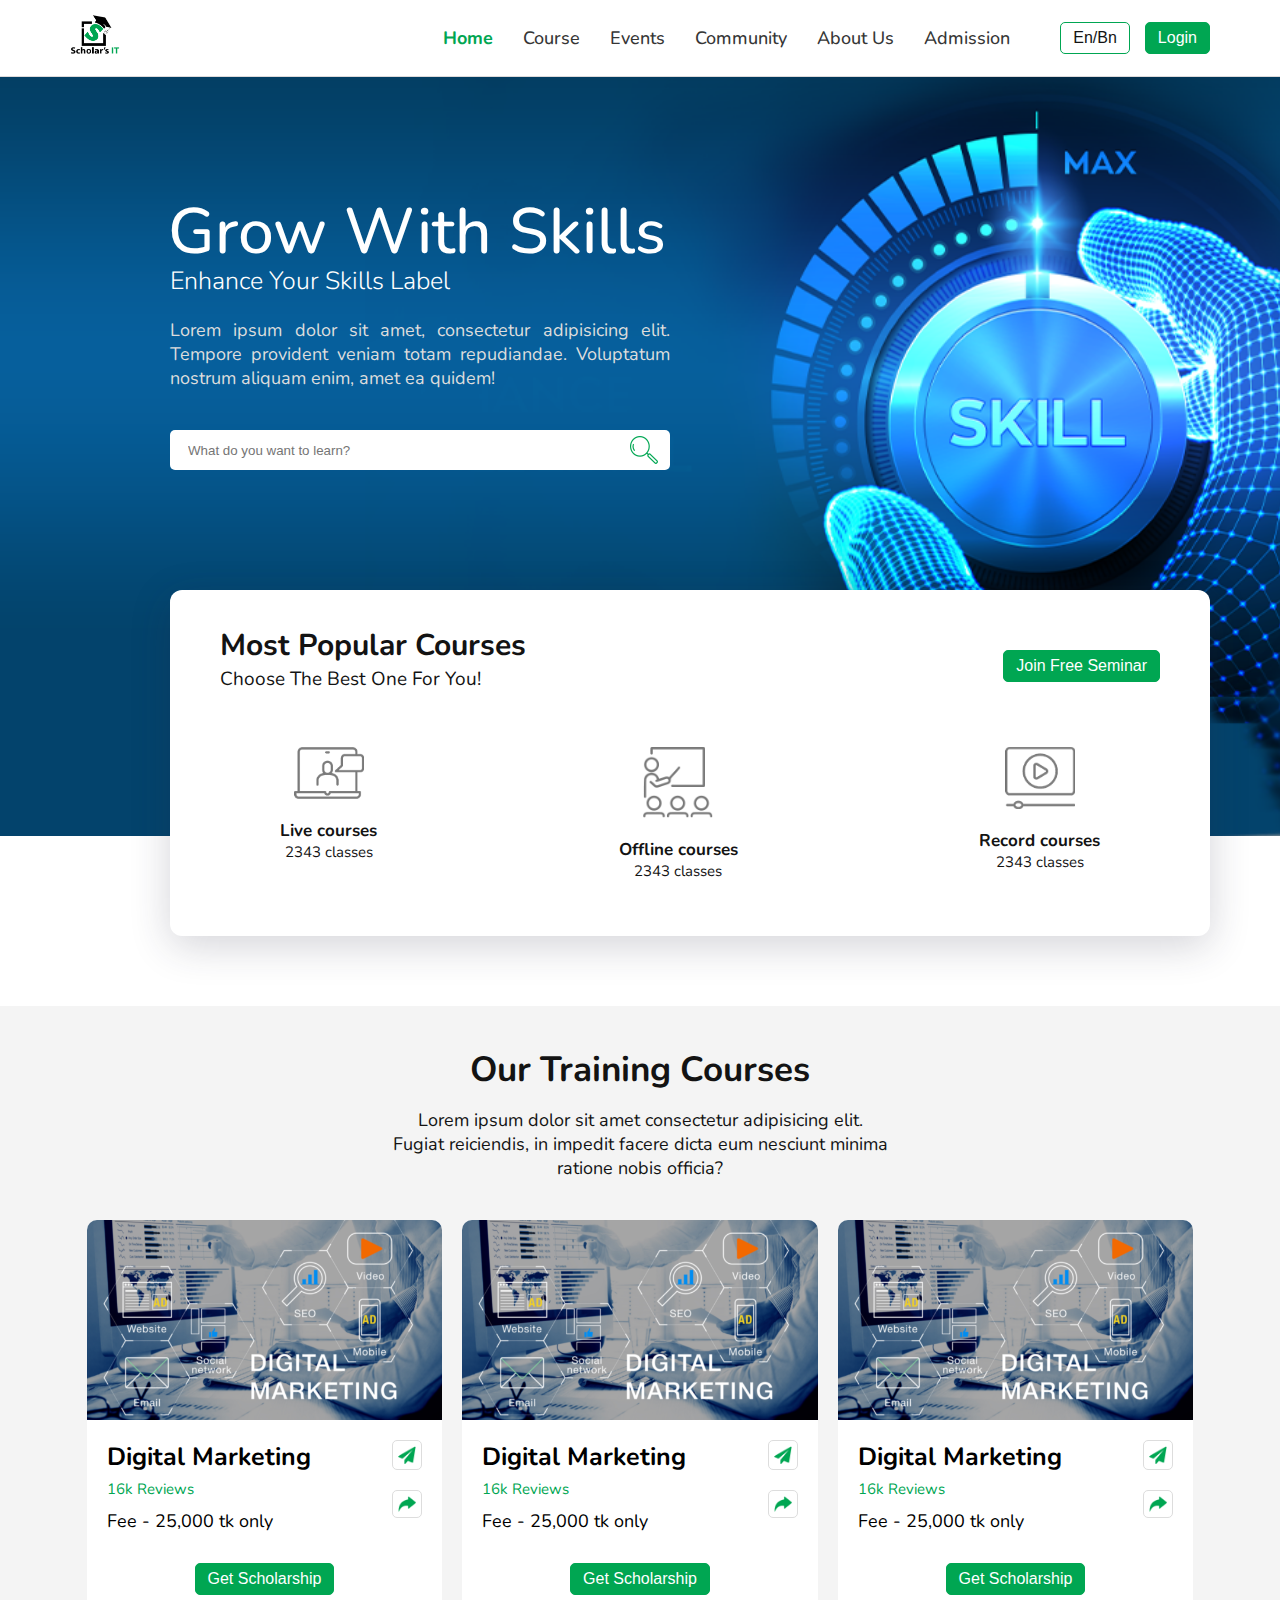
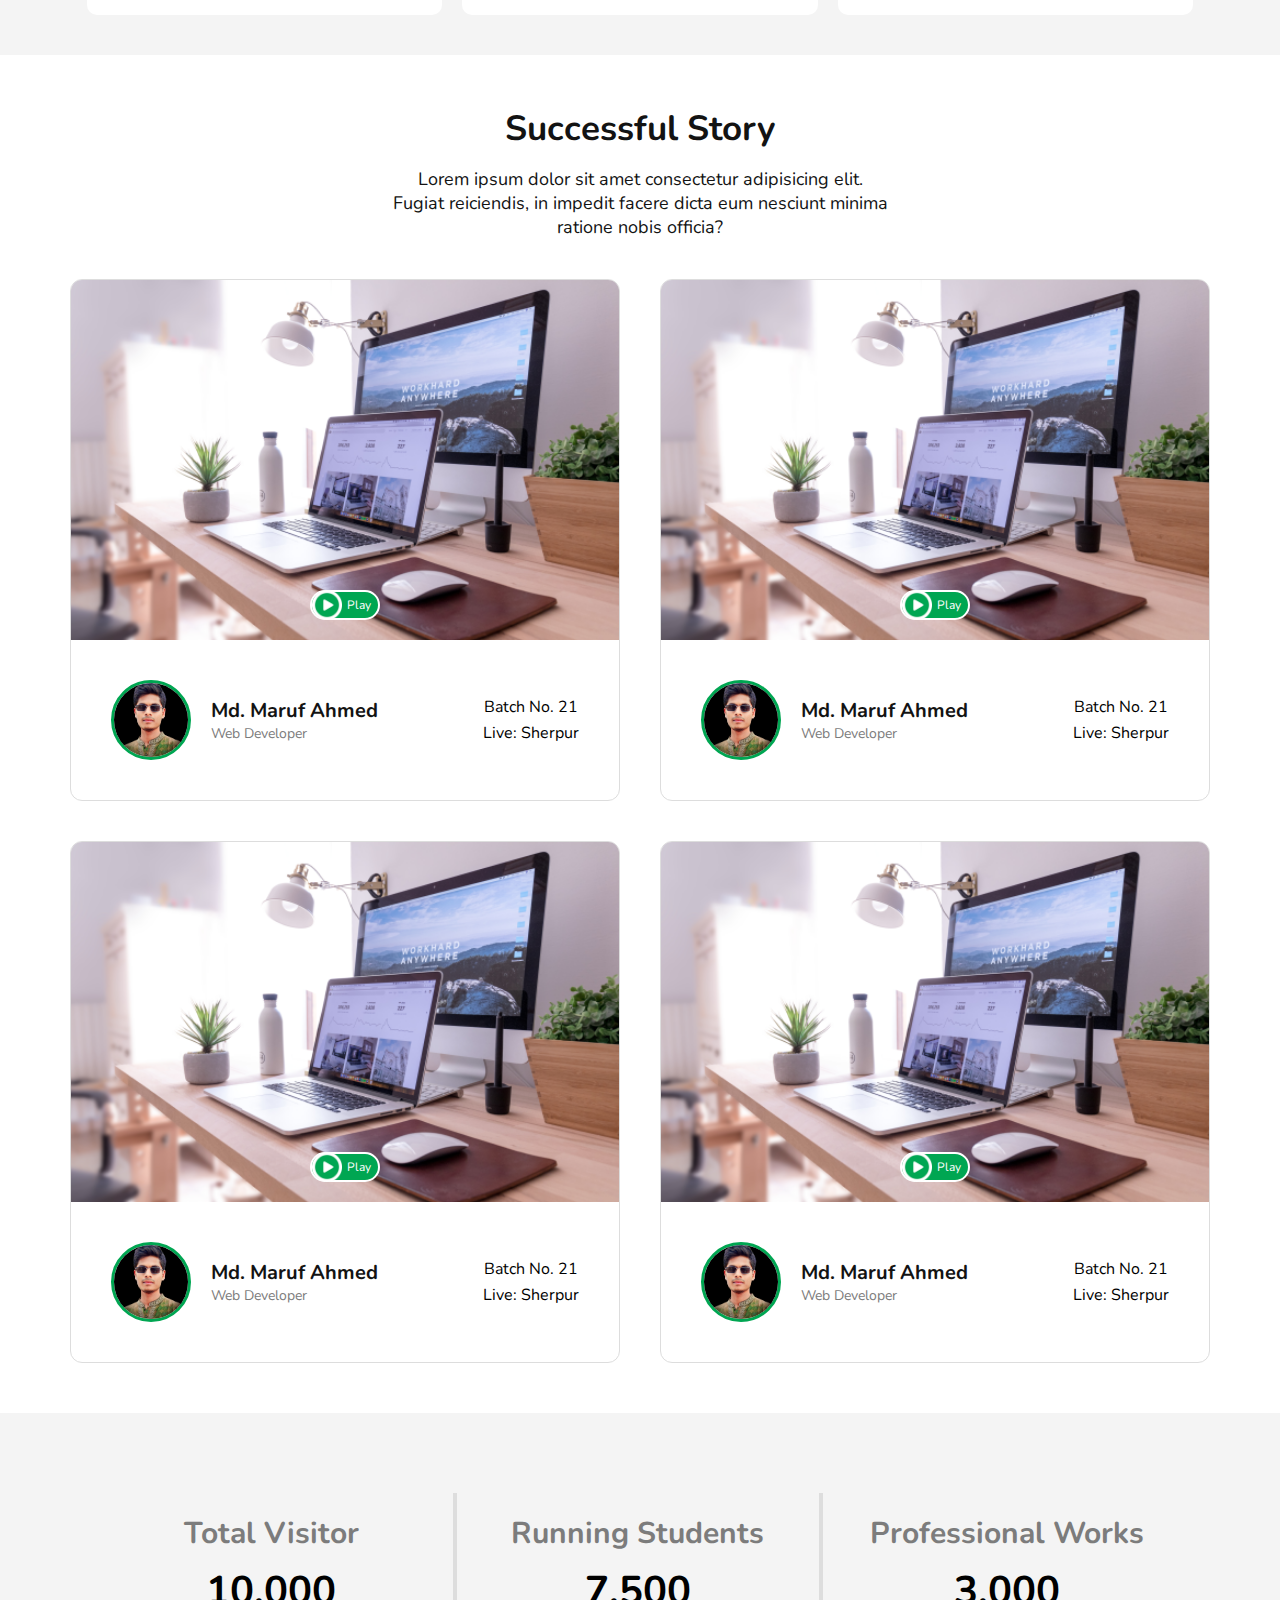
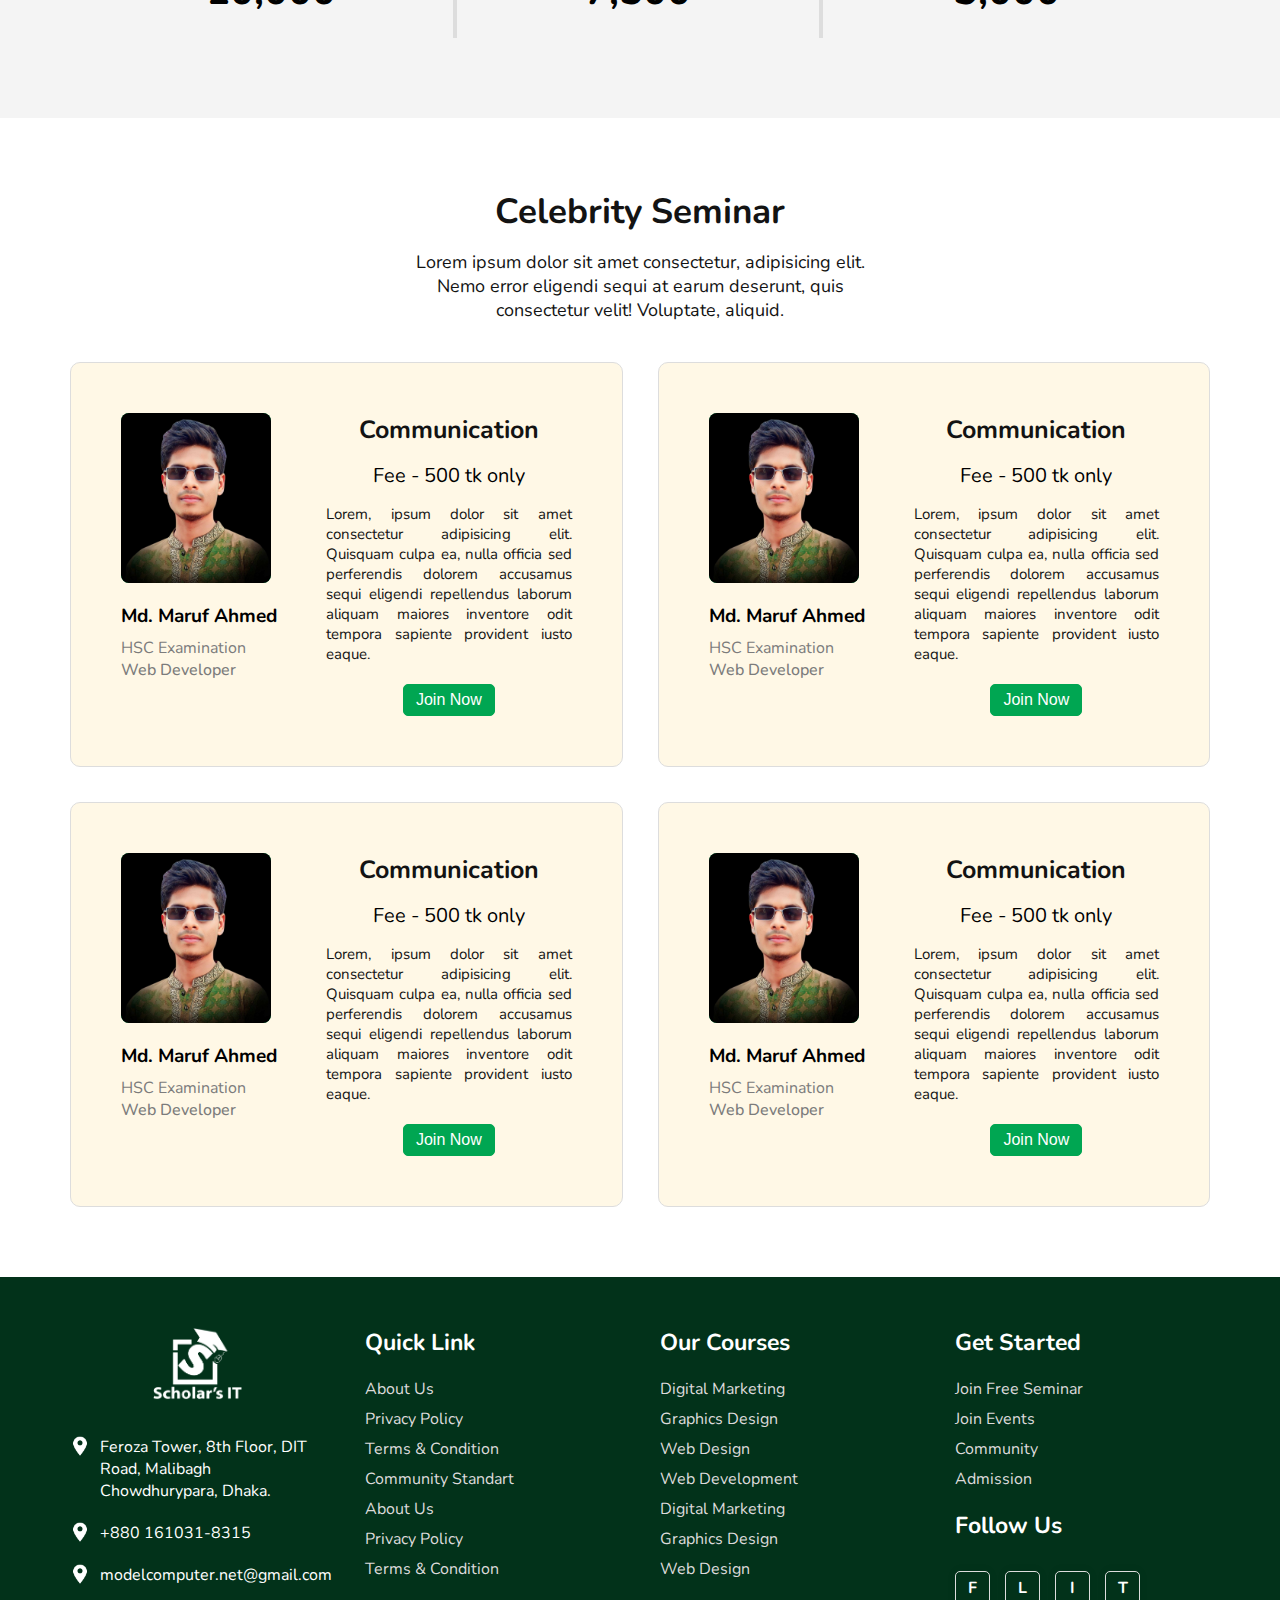
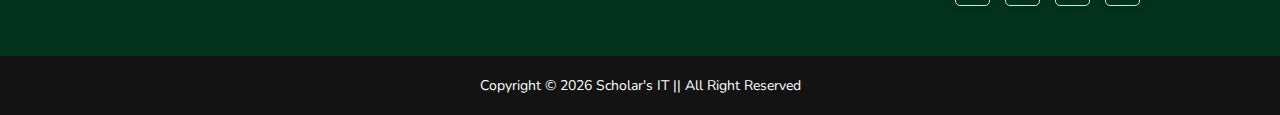
<file: index.html>
<!DOCTYPE html>
<html lang="en">
  <head>
    <meta charset="UTF-8" />
    <meta name="viewport" content="width=device-width, initial-scale=1.0" />
    <title>Scholar's It | Home page</title>

    <!-- Custom Style Css Link -->
    <link rel="stylesheet" href="./css/style.css" />

    <!-- Custom Responsive Style Css Link -->
    <link rel="stylesheet" href="./css/responsive.css" />
  </head>
  <body>
    <!-- Header Start -->
    <header class="header">
      <div class="container wrapper">
        <!-- Company Logo -->
        <a href="" class="logo">
          <img src="./images/color_logo.png" alt="" />
        </a>

        <!-- NavBar -->
        <nav class="navbar">
          <ul class="nav_links">
            <!-- Mobile Logo -->
            <div class="mobile_logo_box">
              <a href="" class="mobile_logo">
                <img src="./images/color_logo.png" alt="" />
              </a>

              <img
                src="./images/cross.png"
                alt="Cross Icon"
                class="cross_icon"
                id="cross_icon"
              />
            </div>

            <li class="nav_item">
              <a href="./index.html" class="link active">home</a>
            </li>
            <li class="nav_item">
              <a href="./courses.html" class="link">Course</a>
            </li>
            <li class="nav_item">
              <a href="./events.html" class="link">Events</a>
            </li>
            <li class="nav_item">
              <a href="./community.html" class="link">Community</a>
            </li>
            <li class="nav_item">
              <a href="./about.html" class="link">About Us</a>
            </li>
            <li class="nav_item">
              <a href="./admission.html" class="link">Admission</a>
            </li>
          </ul>

          <!-- Nav Buttons -->
          <div class="nav_buttons">
            <!-- Language Button -->
            <button class="btn btn_transparent">en/bn</button>

            <!-- Login Button -->
            <button class="btn btn_login">Login</button>
          </div>

          <!-- Hamburger Icon -->
          <div>
            <img
              src="./images/menu.png"
              alt="Menu Icon"
              class="menu_icon"
              id="menu_icon"
            />
          </div>
        </nav>
      </div>
    </header>
    <!-- Header End -->

    <!-- Main Start -->
    <main class="main">
      <!-- Hero Start -->
      <section>
        <div class="hero">
          <div class="container">
            <div class="hero_content">
              <!-- Heading -->
              <div>
                <h1 class="heading">Grow with skills</h1>
                <h2 class="sub_heading">Enhance your skills label</h2>
              </div>

              <!-- Hero Description -->
              <p class="description">
                Lorem ipsum dolor sit amet, consectetur adipisicing elit.
                Tempore provident veniam totam repudiandae. Voluptatum nostrum
                aliquam enim, amet ea quidem!
              </p>

              <!-- Search -->
              <div class="search_box">
                <input
                  type="text"
                  class="search"
                  placeholder="What do you want to learn?"
                />
                <div>
                  <img src="./images/search.png" class="search_icon" />
                </div>
              </div>
            </div>
          </div>

          <!-- Most Popular Start -->
          <div class="container">
            <div class="row">
              <div class="col-md-12">
                <div class="most_popular">
                  <div class="row">
                    <div class="popular_header">
                      <div>
                        <h2 class="heading">Most Popular courses</h2>
                        <h4 class="sub_heading">
                          Choose the best one for you!
                        </h4>
                      </div>
                      <div>
                        <button class="btn">join free seminar</button>
                      </div>
                    </div>

                    <!-- Courses Span -->
                    <div class="courses_span">
                      <!-- Live Courses -->
                      <div class="courses_span_card">
                        <img src="./images/online_courses.png" alt="" />
                        <div>
                          <p class="title">Live courses</p>
                          <p class="span"><span>2343</span> classes</p>
                        </div>
                      </div>

                      <!-- Offline Courses -->
                      <div class="courses_span_card">
                        <img src="./images/offline-courses.png" alt="" />
                        <div>
                          <p class="title">Offline courses</p>
                          <p class="span"><span>2343</span> classes</p>
                        </div>
                      </div>

                      <!-- Record Courses -->
                      <div class="courses_span_card">
                        <img src="./images/video_record.png" alt="" />
                        <div>
                          <p class="title">Record courses</p>
                          <p class="span"><span>2343</span> classes</p>
                        </div>
                      </div>
                    </div>
                  </div>
                </div>
              </div>
            </div>
          </div>
          <!-- Most Popular End -->
        </div>
      </section>
      <!-- Hero End -->

      <!-- Training Courses Start -->
      <section class="training_courses">
        <div class="container">
          <!-- Training Heading -->
          <div class="training_heading">
            <h2 class="heading">Our training courses</h2>
            <h4 class="description">
              Lorem ipsum dolor sit amet consectetur adipisicing elit. Fugiat
              reiciendis, in impedit facere dicta eum nesciunt minima ratione
              nobis officia?
            </h4>
          </div>

          <!-- Courses Slider -->
          <div class="wrapper">
            <div class="slider">
              <div class="slider_box">
                <!-- Slider Header -->
                <div class="slider_header">
                  <img src="./images/digital marketing.png" alt="" />
                </div>

                <!-- Slider Body -->
                <div class="slider_body">
                  <div class="slider_body_data">
                    <div>
                      <h2 class="slider_heading" title="Digital Marketing">
                        Digital Marketing
                      </h2>

                      <!-- Reviews -->
                      <div class="slider_reviews">
                        <!-- Review Star -->
                        <div class="review"></div>

                        <!-- Review Span -->
                        <div class="review_span"><span>16k </span>Reviews</div>

                        <!-- Course Fee -->
                        <div class="course_fee">
                          Fee - <span>25,000</span> tk only
                        </div>
                      </div>
                    </div>

                    <div class="share_btn">
                      <img src="./images/roket.png" alt="" class="icon" />
                      <img src="./images/shear.png" alt="" class="icon" />
                    </div>
                  </div>

                  <!-- Scholarship Button -->
                  <div class="btn-box">
                    <button class="btn">Get scholarship</button>
                  </div>
                </div>
              </div>

              <div class="slider_box">
                <!-- Slider Header -->
                <div class="slider_header">
                  <img src="./images/digital marketing.png" alt="" />
                </div>

                <!-- Slider Body -->
                <div class="slider_body">
                  <div class="slider_body_data">
                    <div>
                      <h2 class="slider_heading" title="Digital Marketing">
                        Digital Marketing
                      </h2>

                      <!-- Reviews -->
                      <div class="slider_reviews">
                        <!-- Review Star -->
                        <div class="review"></div>

                        <!-- Review Span -->
                        <div class="review_span"><span>16k </span>Reviews</div>

                        <!-- Course Fee -->
                        <div class="course_fee">
                          Fee - <span>25,000</span> tk only
                        </div>
                      </div>
                    </div>

                    <div class="share_btn">
                      <img src="./images/roket.png" alt="" class="icon" />
                      <img src="./images/shear.png" alt="" class="icon" />
                    </div>
                  </div>

                  <!-- Scholarship Button -->
                  <div class="btn-box">
                    <button class="btn">Get scholarship</button>
                  </div>
                </div>
              </div>

              <div class="slider_box">
                <!-- Slider Header -->
                <div class="slider_header">
                  <img src="./images/digital marketing.png" alt="" />
                </div>

                <!-- Slider Body -->
                <div class="slider_body">
                  <div class="slider_body_data">
                    <div>
                      <h2 class="slider_heading" title="Digital Marketing">
                        Digital Marketing
                      </h2>

                      <!-- Reviews -->
                      <div class="slider_reviews">
                        <!-- Review Star -->
                        <div class="review"></div>

                        <!-- Review Span -->
                        <div class="review_span"><span>16k </span>Reviews</div>

                        <!-- Course Fee -->
                        <div class="course_fee">
                          Fee - <span>25,000</span> tk only
                        </div>
                      </div>
                    </div>

                    <div class="share_btn">
                      <img src="./images/roket.png" alt="" class="icon" />
                      <img src="./images/shear.png" alt="" class="icon" />
                    </div>
                  </div>

                  <!-- Scholarship Button -->
                  <div class="btn-box">
                    <button class="btn">Get scholarship</button>
                  </div>
                </div>
              </div>
            </div>
          </div>
        </div>
      </section>
      <!-- Training Courses End -->

      <!-- Successful Story Start -->
      <section class="successful_story">
        <div class="container">
          <div class="successful_heading">
            <h2 class="heading">Successful story</h2>
            <p class="description">
              Lorem ipsum dolor sit amet consectetur adipisicing elit. Fugiat
              reiciendis, in impedit facere dicta eum nesciunt minima ratione
              nobis officia?
            </p>
          </div>

          <!-- Successful Card -->
          <div class="wrapper">
            <div class="successful_items">
              <!-- Successful Box -->
              <div class="successful_box">
                <!-- Box Header -->
                <div class="box_header">
                  <img src="./images/project1.png" alt="" />
                  <div class="play_button">
                    <img src="./images/play-button.png" alt="" class="img" />
                    <p>Play</p>
                  </div>
                </div>

                <!-- Box Body -->
                <div class="box_body">
                  <!-- Profile Box -->
                  <div class="profile_box">
                    <div class="profile">
                      <img
                        src="./images/MarufAhmed.jpg"
                        alt="Profile"
                        class="profile_img"
                      />
                    </div>

                    <!-- Profile Data -->
                    <div>
                      <h3 class="name">Md. Maruf Ahmed</h3>
                      <p class="skills">Web Developer</p>
                    </div>
                  </div>

                  <div class="batch">
                    <p>Batch No. 21</p>
                    <p>Live: Sherpur</p>
                  </div>
                </div>
              </div>
              <!-- Successful Box -->
              <div class="successful_box">
                <!-- Box Header -->
                <div class="box_header">
                  <img src="./images/project1.png" alt="" />
                  <div class="play_button">
                    <img src="./images/play-button.png" alt="" class="img" />
                    <p>Play</p>
                  </div>
                </div>

                <!-- Box Body -->
                <div class="box_body">
                  <!-- Profile Box -->
                  <div class="profile_box">
                    <div class="profile">
                      <img
                        src="./images/MarufAhmed.jpg"
                        alt="Profile"
                        class="profile_img"
                      />
                    </div>

                    <!-- Profile Data -->
                    <div>
                      <h3 class="name">Md. Maruf Ahmed</h3>
                      <p class="skills">Web Developer</p>
                    </div>
                  </div>

                  <div class="batch">
                    <p>Batch No. 21</p>
                    <p>Live: Sherpur</p>
                  </div>
                </div>
              </div>

              <!-- Successful Box -->
              <div class="successful_box">
                <!-- Box Header -->
                <div class="box_header">
                  <img src="./images/project1.png" alt="" />
                  <div class="play_button">
                    <img src="./images/play-button.png" alt="" class="img" />
                    <p>Play</p>
                  </div>
                </div>

                <!-- Box Body -->
                <div class="box_body">
                  <!-- Profile Box -->
                  <div class="profile_box">
                    <div class="profile">
                      <img
                        src="./images/MarufAhmed.jpg"
                        alt="Profile"
                        class="profile_img"
                      />
                    </div>

                    <!-- Profile Data -->
                    <div>
                      <h3 class="name">Md. Maruf Ahmed</h3>
                      <p class="skills">Web Developer</p>
                    </div>
                  </div>

                  <div class="batch">
                    <p>Batch No. 21</p>
                    <p>Live: Sherpur</p>
                  </div>
                </div>
              </div>

              <!-- Successful Box -->
              <div class="successful_box">
                <!-- Box Header -->
                <div class="box_header">
                  <img src="./images/project1.png" alt="" />
                  <div class="play_button">
                    <img src="./images/play-button.png" alt="" class="img" />
                    <p>Play</p>
                  </div>
                </div>

                <!-- Box Body -->
                <div class="box_body">
                  <!-- Profile Box -->
                  <div class="profile_box">
                    <div class="profile">
                      <img
                        src="./images/MarufAhmed.jpg"
                        alt="Profile"
                        class="profile_img"
                      />
                    </div>

                    <!-- Profile Data -->
                    <div>
                      <h3 class="name">Md. Maruf Ahmed</h3>
                      <p class="skills">Web Developer</p>
                    </div>
                  </div>

                  <div class="batch">
                    <p>Batch No. 21</p>
                    <p>Live: Sherpur</p>
                  </div>
                </div>
              </div>
            </div>
          </div>
        </div>
      </section>
      <!-- Successful Story End -->

      <!-- Visitor Section Start -->
      <section class="visitor_section">
        <div class="container">
          <div class="wrapper">
            <!-- Visitor -->
            <div class="visitor_card">
              <h3 class="title">Total Visitor</h3>
              <span class="span">10,000</span>
            </div>

            <!-- Visitor -->
            <div class="visitor_card">
              <h3 class="title">Running Students</h3>
              <span class="span">7,500</span>
            </div>

            <!-- Visitor -->
            <div class="visitor_card">
              <h3 class="title">Professional Works</h3>
              <span class="span">3,000</span>
            </div>
          </div>
        </div>
      </section>
      <!-- Visitor Section End -->

      <!-- Celebrity Seminar Start -->
      <section class="celebrity_seminar">
        <div class="container">
          <!-- Celebrity Header -->
          <div class="seminar_header">
            <h2 class="heading">Celebrity Seminar</h2>
            <p class="description">
              Lorem ipsum dolor sit amet consectetur, adipisicing elit. Nemo
              error eligendi sequi at earum deserunt, quis consectetur velit!
              Voluptate, aliquid.
            </p>
          </div>

          <!-- Seminar Box -->
          <div class="wrapper">
            <!-- Seminar Items -->
            <div class="seminar_items">
              <!-- Seminar Box -->
              <div class="seminar_box">
                <!-- Profile Section -->
                <div class="profile_box">
                  <div class="profile">
                    <img
                      src="./images/MarufAhmed.jpg"
                      alt="Image"
                      class="profile_img"
                    />
                  </div>

                  <!-- Profile Data -->
                  <div class="profile_data">
                    <h2 class="name">Md. Maruf Ahmed</h2>
                    <h3 class="qualification">HSC Examination</h3>
                    <h4 class="skills">Web Developer</h4>
                  </div>
                </div>

                <!-- Seminar Details -->
                <div class="seminar_details">
                  <div>
                    <h3 class="heading">Communication</h3>
                    <p class="seminar_fee">Fee - <span>500</span> tk only</p>
                  </div>

                  <!-- Seminar Description -->
                  <div>
                    <p class="description">
                      Lorem, ipsum dolor sit amet consectetur adipisicing elit.
                      Quisquam culpa ea, nulla officia sed perferendis dolorem
                      accusamus sequi eligendi repellendus laborum aliquam
                      maiores inventore odit tempora sapiente provident iusto
                      eaque.
                    </p>
                  </div>

                  <!-- Seminar Button -->
                  <div class="seminar_btn">
                    <button class="btn">Join now</button>
                  </div>
                </div>
              </div>

              <!-- Seminar Box -->
              <div class="seminar_box">
                <!-- Profile Section -->
                <div class="profile_box">
                  <div class="profile">
                    <img
                      src="./images/MarufAhmed.jpg"
                      alt="Image"
                      class="profile_img"
                    />
                  </div>

                  <!-- Profile Data -->
                  <div class="profile_data">
                    <h2 class="name">Md. Maruf Ahmed</h2>
                    <h3 class="qualification">HSC Examination</h3>
                    <h4 class="skills">Web Developer</h4>
                  </div>
                </div>

                <!-- Seminar Details -->
                <div class="seminar_details">
                  <div>
                    <h3 class="heading">Communication</h3>
                    <p class="seminar_fee">Fee - <span>500</span> tk only</p>
                  </div>

                  <!-- Seminar Description -->
                  <div>
                    <p class="description">
                      Lorem, ipsum dolor sit amet consectetur adipisicing elit.
                      Quisquam culpa ea, nulla officia sed perferendis dolorem
                      accusamus sequi eligendi repellendus laborum aliquam
                      maiores inventore odit tempora sapiente provident iusto
                      eaque.
                    </p>
                  </div>

                  <!-- Seminar Button -->
                  <div class="seminar_btn">
                    <button class="btn">Join now</button>
                  </div>
                </div>
              </div>

              <!-- Seminar Box -->
              <div class="seminar_box">
                <!-- Profile Section -->
                <div class="profile_box">
                  <div class="profile">
                    <img
                      src="./images/MarufAhmed.jpg"
                      alt="Image"
                      class="profile_img"
                    />
                  </div>

                  <!-- Profile Data -->
                  <div class="profile_data">
                    <h2 class="name">Md. Maruf Ahmed</h2>
                    <h3 class="qualification">HSC Examination</h3>
                    <h4 class="skills">Web Developer</h4>
                  </div>
                </div>

                <!-- Seminar Details -->
                <div class="seminar_details">
                  <div>
                    <h3 class="heading">Communication</h3>
                    <p class="seminar_fee">Fee - <span>500</span> tk only</p>
                  </div>

                  <!-- Seminar Description -->
                  <div>
                    <p class="description">
                      Lorem, ipsum dolor sit amet consectetur adipisicing elit.
                      Quisquam culpa ea, nulla officia sed perferendis dolorem
                      accusamus sequi eligendi repellendus laborum aliquam
                      maiores inventore odit tempora sapiente provident iusto
                      eaque.
                    </p>
                  </div>

                  <!-- Seminar Button -->
                  <div class="seminar_btn">
                    <button class="btn">Join now</button>
                  </div>
                </div>
              </div>

              <!-- Seminar Box -->
              <div class="seminar_box">
                <!-- Profile Section -->
                <div class="profile_box">
                  <div class="profile">
                    <img
                      src="./images/MarufAhmed.jpg"
                      alt="Image"
                      class="profile_img"
                    />
                  </div>

                  <!-- Profile Data -->
                  <div class="profile_data">
                    <h2 class="name">Md. Maruf Ahmed</h2>
                    <h3 class="qualification">HSC Examination</h3>
                    <h4 class="skills">Web Developer</h4>
                  </div>
                </div>

                <!-- Seminar Details -->
                <div class="seminar_details">
                  <div>
                    <h3 class="heading">Communication</h3>
                    <p class="seminar_fee">Fee - <span>500</span> tk only</p>
                  </div>

                  <!-- Seminar Description -->
                  <div>
                    <p class="description">
                      Lorem, ipsum dolor sit amet consectetur adipisicing elit.
                      Quisquam culpa ea, nulla officia sed perferendis dolorem
                      accusamus sequi eligendi repellendus laborum aliquam
                      maiores inventore odit tempora sapiente provident iusto
                      eaque.
                    </p>
                  </div>

                  <!-- Seminar Button -->
                  <div class="seminar_btn">
                    <button class="btn">Join now</button>
                  </div>
                </div>
              </div>
            </div>
          </div>
        </div>
      </section>
      <!-- Celebrity Seminar End -->
    </main>
    <!-- Main End -->

    <!-- Footer Start -->
    <footer class="footer">
      <div class="container">
        <div class="wrapper">
          <div>
            <div class="footer_logo">
              <a href="">
                <img src="./images/white_logo.png" alt="" class="logo" />
              </a>
            </div>

            <!-- Company Details -->
            <div class="company_details">
              <div class="location">
                <img class="footer_icon" src="./images/map.png" alt="Map" />
                <p>
                  Feroza Tower, 8th Floor, DIT Road, Malibagh Chowdhurypara,
                  Dhaka.
                </p>
              </div>

              <div class="location">
                <img class="footer_icon" src="./images/map.png" alt="Map" />
                <p>+880 161031-8315</p>
              </div>

              <div class="location">
                <img class="footer_icon" src="./images/map.png" alt="Map" />

                <p>modelcomputer.net@gmail.com</p>
              </div>
            </div>
          </div>

          <div class="footer_item">
            <h3 class="footer_header">quick Link</h3>

            <ul>
              <li><a href="#">About Us</a></li>
              <li><a href="#">Privacy policy</a></li>
              <li><a href="#">Terms & condition</a></li>
              <li><a href="#">Community standart</a></li>
              <li><a href="#">About Us</a></li>
              <li><a href="#">Privacy policy</a></li>
              <li><a href="#">Terms & condition</a></li>
            </ul>
          </div>

          <div class="footer_item">
            <h3 class="footer_header">our courses</h3>

            <ul>
              <li><a href="#">Digital marketing</a></li>
              <li><a href="#">Graphics Design</a></li>
              <li><a href="#">Web design</a></li>
              <li><a href="#">Web Development</a></li>
              <li><a href="#">Digital marketing</a></li>
              <li><a href="#">Graphics Design</a></li>
              <li><a href="#">Web design</a></li>
            </ul>
          </div>

          <div class="footer_item">
            <h3 class="footer_header">Get Started</h3>

            <ul>
              <li><a href="#">Join free seminar</a></li>
              <li><a href="#">join events</a></li>
              <li><a href="#">community</a></li>
              <li><a href="#">Admission</a></li>
            </ul>

            <h3 class="footer_header follow">Follow Us</h3>

            <div class="icon_wrapper">
              <div class="icon">F</div>
              <div class="icon">L</div>
              <div class="icon">I</div>
              <div class="icon">T</div>
            </div>
          </div>
        </div>
      </div>

      <!-- Copyright -->
      <div class="copyright">
        <div class="container">
          <p class="text">
            Copyright &copy; <span id="copyright_year"></span> Scholar's IT ||
            All Right Reserved
          </p>
        </div>
      </div>
    </footer>
    <!-- Footer End -->

    <!-- Custom Js Link -->
    <script src="./js/script.js"></script>
  </body>
</html>
</file>
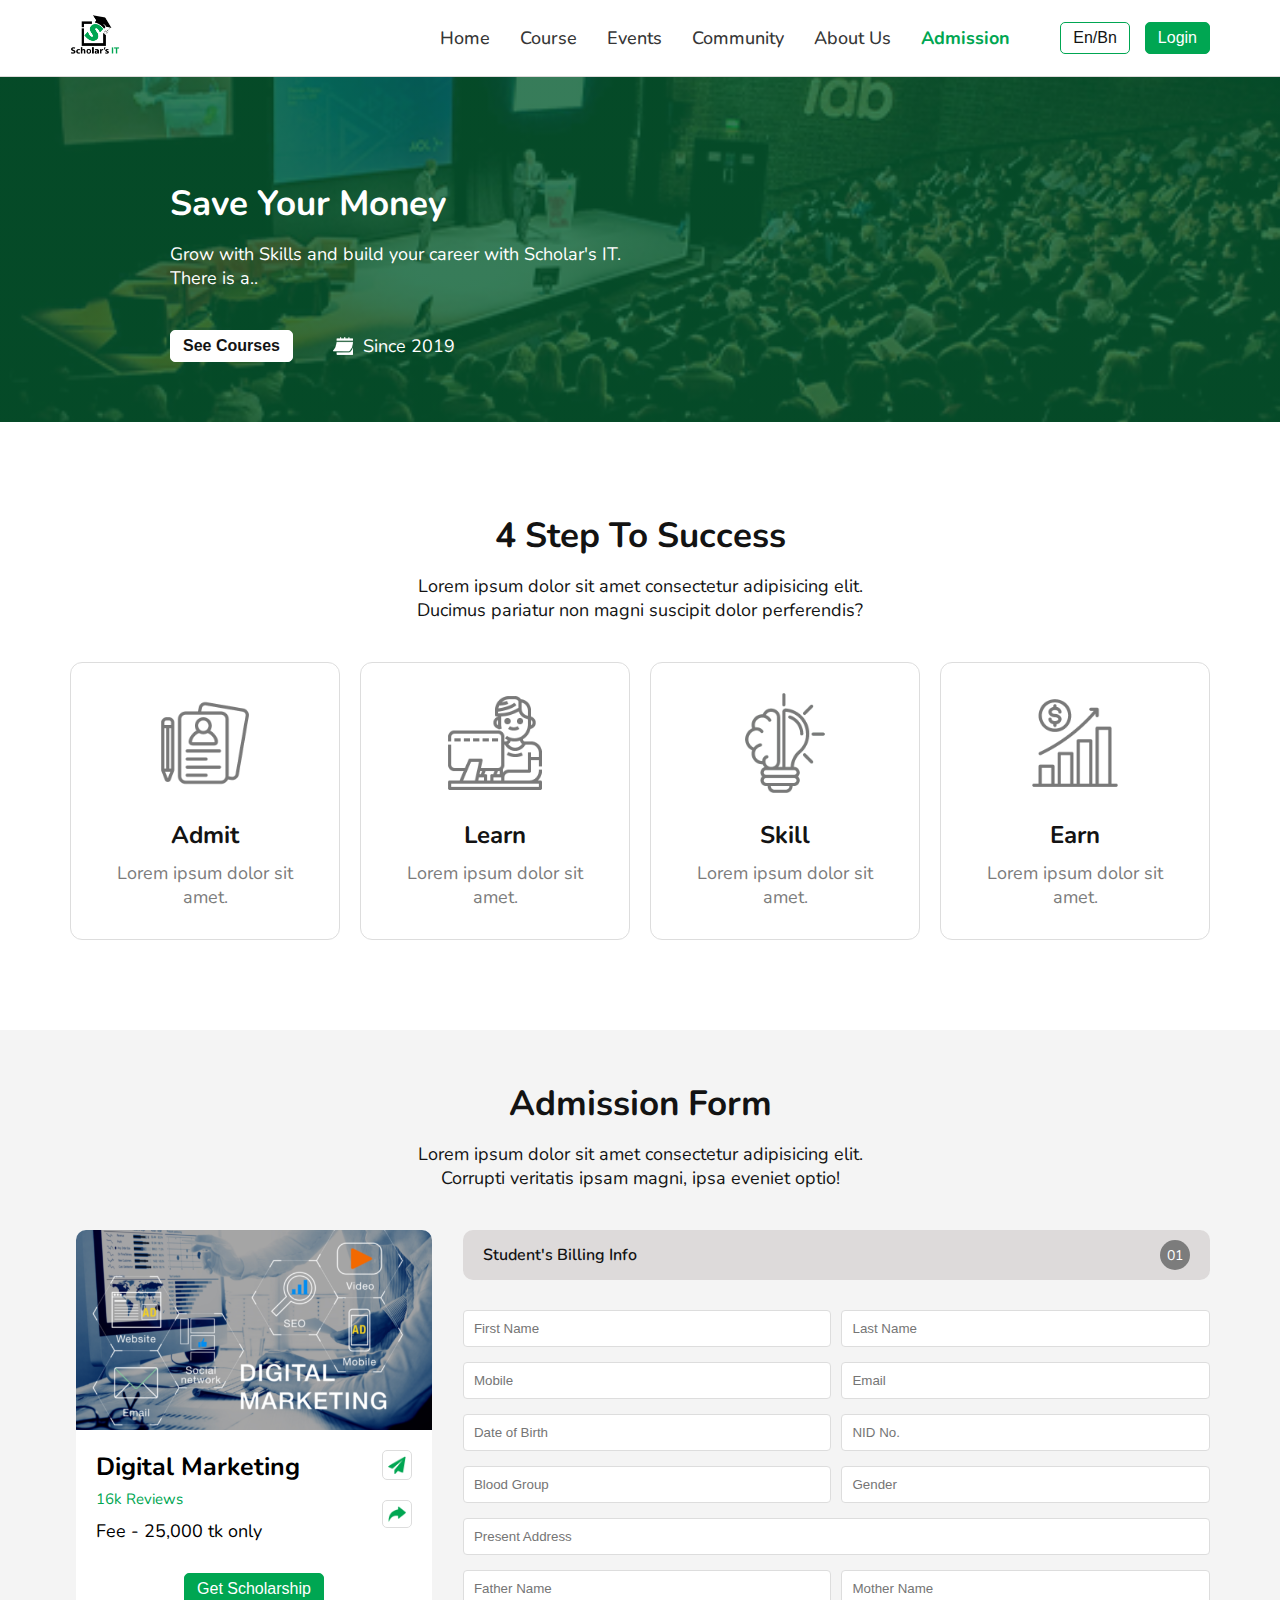
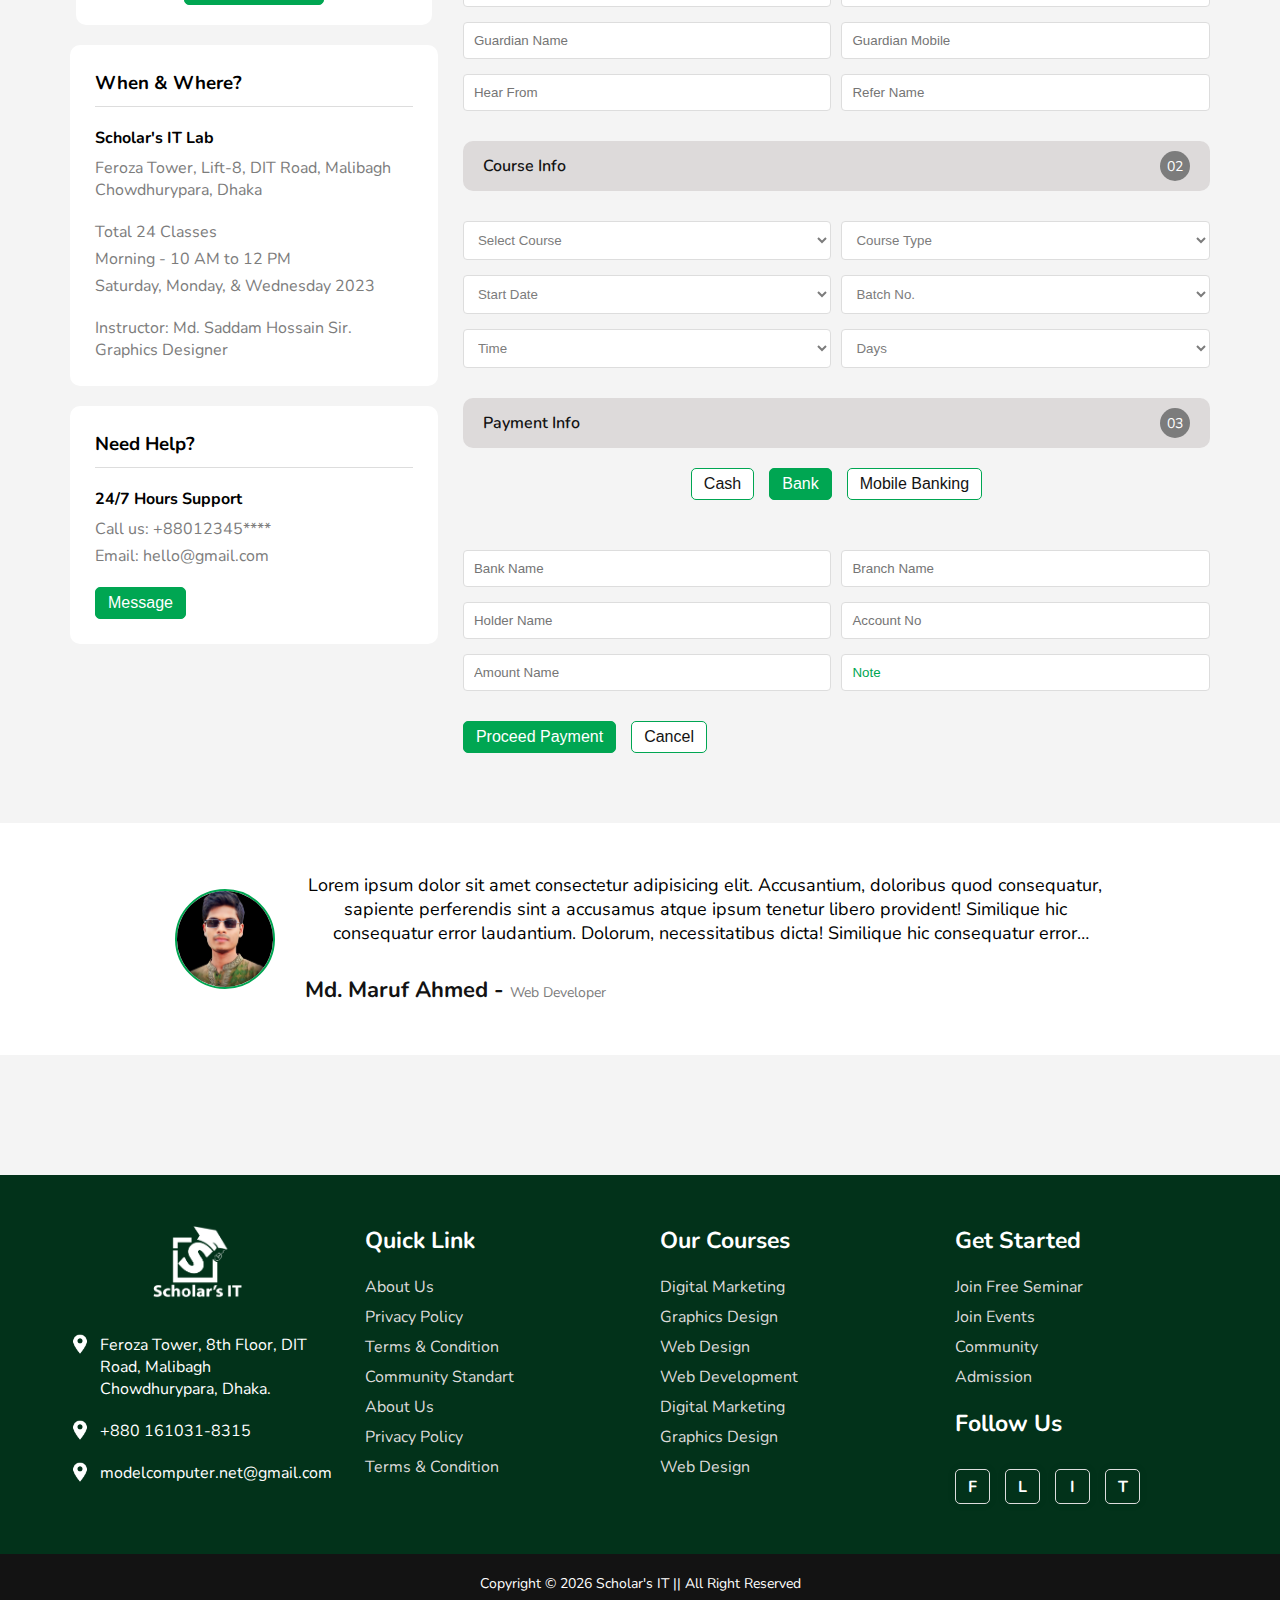
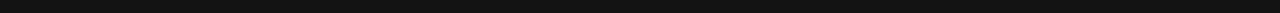
<file: admission.html>
<!DOCTYPE html>
<html lang="en">
  <head>
    <meta charset="UTF-8" />
    <meta name="viewport" content="width=device-width, initial-scale=1.0" />
    <title>Scholar's It | Admission page</title>

    <!-- Custom Style Css link -->
    <link rel="stylesheet" href="./css/style.css" />

    <!-- Custom Responsive Style Link -->
    <link rel="stylesheet" href="./css/responsive.css" />
  </head>
  <body>
    <!-- Header Start -->
    <header class="header">
      <div class="container wrapper">
        <!-- Company Logo -->
        <a href="" class="logo">
          <img src="./images/color_logo.png" alt="" />
        </a>

        <!-- NavBar -->
        <nav class="navbar">
          <ul class="nav_links">
            <!-- Mobile Logo -->
            <div class="mobile_logo_box">
              <a href="" class="mobile_logo">
                <img src="./images/color_logo.png" alt="" />
              </a>

              <img
                src="./images/cross.png"
                class="cross_icon"
                id="cross_icon"
              />
            </div>

            <li class="nav_item">
              <a href="./index.html" class="link">Home</a>
            </li>
            <li class="nav_item">
              <a href="./courses.html" class="link">Course</a>
            </li>
            <li class="nav_item">
              <a href="./events.html" class="link">Events</a>
            </li>
            <li class="nav_item">
              <a href="./community.html" class="link">Community</a>
            </li>
            <li class="nav_item">
              <a href="./about.html" class="link">About Us</a>
            </li>
            <li class="nav_item">
              <a href="./admission.html" class="link active">Admission</a>
            </li>
          </ul>

          <!-- Nav Buttons -->
          <div class="nav_buttons">
            <!-- Language Button -->
            <button class="btn btn_transparent">en/bn</button>

            <!-- Login Button -->
            <button class="btn btn_login">Login</button>
          </div>

          <!-- Hamburger Icon -->
          <div>
            <img src="./images/menu.png" class="menu_icon" id="menu_icon" />
          </div>
        </nav>
      </div>
    </header>
    <!-- Header End -->

    <!-- Main Start -->
    <main class="main">
      <!-- About Hero Start -->
      <section class="about_hero">
        <div class="container">
          <div class="about_content">
            <h2 class="heading">Save your money</h2>

            <p class="description">
              Grow with Skills and build your career with Scholar's IT. There is
              a..
            </p>

            <div class="wrapper">
              <div class="location">
                <button class="btn btn_white">See courses</button>
              </div>

              <div class="location">
                <img src="./images/calendar.png" alt="" />
                <span>Since 2019</span>
              </div>
            </div>
          </div>
        </div>
      </section>
      <!-- About Hero End -->

      <!-- Event's Category Start -->
      <section class="event_category success_step">
        <div class="container">
          <div>
            <h2 class="heading">4 step to success</h2>
            <p class="description">
              Lorem ipsum dolor sit amet consectetur adipisicing elit. Ducimus
              pariatur non magni suscipit dolor perferendis?
            </p>
          </div>

          <!-- Category -->
          <div class="wrapper">
            <a href="" class="category_box">
              <div class="img_box">
                <img src="./images/admit.png" alt="" />
              </div>
              <h2 class="title">Admit</h2>
              <p class="description">Lorem ipsum dolor sit amet.</p>
            </a>

            <a href="" class="category_box">
              <div class="img_box">
                <img src="./images/learn.png" alt="" />
              </div>
              <h2 class="title">Learn</h2>
              <p class="description">Lorem ipsum dolor sit amet.</p>
            </a>

            <a href="" class="category_box">
              <div class="img_box">
                <img src="./images/skill-development.png" alt="" />
              </div>
              <h2 class="title">Skill</h2>
              <p class="description">Lorem ipsum dolor sit amet.</p>
            </a>

            <a href="" class="category_box">
              <div class="img_box">
                <img src="./images/earn.png" alt="" />
              </div>
              <h2 class="title">Earn</h2>
              <p class="description">Lorem ipsum dolor sit amet.</p>
            </a>
          </div>
        </div>
      </section>
      <!-- Event's Category End -->

      <!-- Admission Form Start -->
      <section class="admission_form">
        <div class="container">
          <!-- Heading -->
          <div>
            <h2 class="heading">Admission Form</h2>
            <p class="description">
              Lorem ipsum dolor sit amet consectetur adipisicing elit. Corrupti
              veritatis ipsam magni, ipsa eveniet optio!
            </p>
          </div>

          <!-- Wrapper -->
          <div class="wrapper">
            <!-- Some Info -->
            <div class="some_info">
              <!-- Courses Slider -->
              <div class="slider admission_product">
                <div class="slider_box">
                  <!-- Slider Header -->
                  <div class="slider_header">
                    <img src="./images/digital marketing.png" alt="" />
                  </div>

                  <!-- Slider Body -->
                  <div class="slider_body">
                    <div class="slider_body_data">
                      <div>
                        <h2 class="slider_heading" title="Digital Marketing">
                          Digital Marketing
                        </h2>

                        <!-- Reviews -->
                        <div class="slider_reviews">
                          <!-- Review Star -->
                          <div class="review"></div>

                          <!-- Review Span -->
                          <div class="review_span">
                            <span>16k </span>Reviews
                          </div>

                          <!-- Course Fee -->
                          <div class="course_fee">
                            Fee - <span>25,000</span> tk only
                          </div>
                        </div>
                      </div>

                      <div class="share_btn">
                        <img src="./images/roket.png" alt="" class="icon" />
                        <img src="./images/shear.png" alt="" class="icon" />
                      </div>
                    </div>

                    <!-- Scholarship Button -->
                    <div class="btn-box">
                      <button class="btn">Get scholarship</button>
                    </div>
                  </div>
                </div>
              </div>

              <!-- Info Box -->
              <div class="info_box">
                <div class="title_box">
                  <h3 class="title">When & Where?</h3>
                </div>

                <!-- Details -->
                <div class="details">
                  <h4>Scholar's IT Lab</h4>

                  <p class="location">
                    Feroza Tower, Lift-8, DIT Road, Malibagh Chowdhurypara,
                    Dhaka
                  </p>

                  <span>Total 24 Classes</span>
                  <span>Morning - 10 AM to 12 PM</span>
                  <p>Saturday, Monday, & Wednesday 2023</p>

                  <span class="instructor"
                    >Instructor: Md. Saddam Hossain Sir. Graphics Designer</span
                  >
                </div>
              </div>

              <!-- Info Box -->
              <div class="info_box">
                <!-- Title Box -->
                <div class="title_box">
                  <h3 class="title">Need Help?</h3>
                </div>

                <!-- Details -->
                <div class="details">
                  <h4>24/7 Hours Support</h4>

                  <p>Call us: +88012345****</p>
                  <p>Email: hello@gmail.com</p>
                </div>

                <div class="btn_box">
                  <button class="btn">Message</button>
                </div>
              </div>
            </div>

            <!-- Form -->
            <div class="form_info">
              <form>
                <!-- Title Box -->
                <div class="title_box">
                  <h4 class="title">Student's Billing Info</h4>
                  <span class="serial">01</span>
                </div>

                <!-- Form Inputs -->
                <div class="form_inputs">
                  <div class="form_row">
                    <input type="text" placeholder="First Name" />
                    <input type="text" placeholder="Last Name" />
                  </div>

                  <div class="form_row">
                    <input type="text" placeholder="Mobile" />
                    <input type="email" placeholder="Email" />
                  </div>

                  <div class="form_row margin_input">
                    <input type="text" placeholder="Date of Birth" />
                    <input type="text" placeholder="NID No." />
                  </div>

                  <div class="form_row">
                    <input type="text" placeholder="Blood Group" />
                    <input type="text" placeholder="Gender" />
                  </div>

                  <div class="form_row margin_input">
                    <input type="text" placeholder="Present Address" />
                  </div>

                  <div class="form_row">
                    <input type="text" placeholder="Father Name" />
                    <input type="text" placeholder="Mother Name" />
                  </div>

                  <div class="form_row">
                    <input type="text" placeholder="Guardian Name" />
                    <input type="text" placeholder="Guardian Mobile" />
                  </div>

                  <div class="form_row margin_input">
                    <input type="text" placeholder="Hear From" />
                    <input type="text" placeholder="Refer Name" />
                  </div>
                </div>

                <!-- Title Box -->
                <div class="title_box">
                  <h4 class="title">Course Info</h4>
                  <span class="serial">02</span>
                </div>

                <!-- Form Inputs -->
                <div class="form_inputs">
                  <div class="form_row">
                    <select>
                      <option>Select Course</option>
                      <option>Option 1</option>
                      <option>Option 1</option>
                    </select>
                    <select>
                      <option>Course Type</option>
                      <option>Option 1</option>
                      <option>Option 2</option>
                    </select>
                  </div>

                  <div class="form_row margin_input">
                    <select>
                      <option>Start Date</option>
                      <option>Option 1</option>
                      <option>Option 2</option>
                    </select>
                    <select>
                      <option>Batch No.</option>
                      <option>Option 1</option>
                      <option>Option 2</option>
                    </select>
                  </div>

                  <div class="form_row margin_input">
                    <select>
                      <option>Time</option>
                      <option>Option 1</option>
                      <option>Option 2</option>
                    </select>
                    <select>
                      <option>Days</option>
                      <option>Option 1</option>
                      <option>Option 2</option>
                    </select>
                  </div>
                </div>

                <!-- Title Box -->
                <div class="title_box">
                  <h4 class="title">Payment Info</h4>
                  <span class="serial">03</span>
                </div>

                <!-- Buttons -->
                <div class="btn_box">
                  <button class="btn btn_transparent btn_bg_white">Cash</button>
                  <button class="btn btn_transparent btn_bg_white active">
                    Bank
                  </button>
                  <button class="btn btn_transparent btn_bg_white">
                    Mobile Banking
                  </button>
                </div>

                <!-- Form Ifputs -->
                <div class="form_inputs">
                  <div class="form_row">
                    <input type="text" placeholder="Bank Name" />
                    <input type="text" placeholder="Branch Name" />
                  </div>

                  <div class="form_row">
                    <input type="text" placeholder="Holder Name" />
                    <input type="text" placeholder="Account No" />
                  </div>

                  <div class="form_row">
                    <input type="text" placeholder="Amount Name" />
                    <input type="text" class="note" placeholder="Note" />
                  </div>
                </div>

                <!-- Proceed -->
                <div class="btn_box proceed_btn">
                  <button class="btn active">Proceed Payment</button>
                  <button class="btn btn_bg_white btn_transparent">
                    Cancel
                  </button>
                </div>
              </form>
            </div>
          </div>
        </div>
      </section>
      <!-- Admission Form End -->

      <!-- Testimonial Start -->
      <section class="testimonial">
        <div class="container">
          <div class="wrapper">
            <div class="testimonial_author">
              <img src="./images/MarufAhmed.jpg" alt="Maruf Ahmed" />
            </div>

            <div class="details">
              <p>
                Lorem ipsum dolor sit amet consectetur adipisicing elit.
                Accusantium, doloribus quod consequatur, sapiente perferendis
                sint a accusamus atque ipsum tenetur libero provident! Similique
                hic consequatur error laudantium. Dolorum, necessitatibus dicta!
                Similique hic consequatur error laudantium. Dolorum,
                necessitatibus dicta!
              </p>

              <h3>Md. Maruf Ahmed - <span>Web Developer</span></h3>
            </div>
          </div>
        </div>
      </section>
      <!-- Testimonial End -->

      <section class="space"></section>
    </main>
    <!-- Main End -->

    <!-- Footer Start -->
    <footer class="footer">
      <div class="container">
        <div class="wrapper">
          <div>
            <div class="footer_logo">
              <a href="">
                <img src="./images/white_logo.png" alt="" class="logo" />
              </a>
            </div>

            <!-- Company Details -->
            <div class="company_details">
              <div class="location">
                <img class="footer_icon" src="./images/map.png" alt="Map" />
                <p>
                  Feroza Tower, 8th Floor, DIT Road, Malibagh Chowdhurypara,
                  Dhaka.
                </p>
              </div>

              <div class="location">
                <img class="footer_icon" src="./images/map.png" alt="Map" />
                <p>+880 161031-8315</p>
              </div>

              <div class="location">
                <img class="footer_icon" src="./images/map.png" alt="Map" />

                <p>modelcomputer.net@gmail.com</p>
              </div>
            </div>
          </div>

          <div class="footer_item">
            <h3 class="footer_header">quick Link</h3>

            <ul>
              <li><a href="#">About Us</a></li>
              <li><a href="#">Privacy policy</a></li>
              <li><a href="#">Terms & condition</a></li>
              <li><a href="#">Community standart</a></li>
              <li><a href="#">About Us</a></li>
              <li><a href="#">Privacy policy</a></li>
              <li><a href="#">Terms & condition</a></li>
            </ul>
          </div>

          <div class="footer_item">
            <h3 class="footer_header">our courses</h3>

            <ul>
              <li><a href="#">Digital marketing</a></li>
              <li><a href="#">Graphics Design</a></li>
              <li><a href="#">Web design</a></li>
              <li><a href="#">Web Development</a></li>
              <li><a href="#">Digital marketing</a></li>
              <li><a href="#">Graphics Design</a></li>
              <li><a href="#">Web design</a></li>
            </ul>
          </div>

          <div class="footer_item">
            <h3 class="footer_header">Get Started</h3>

            <ul>
              <li><a href="#">Join free seminar</a></li>
              <li><a href="#">join events</a></li>
              <li><a href="#">community</a></li>
              <li><a href="#">Admission</a></li>
            </ul>

            <h3 class="footer_header follow">Follow Us</h3>

            <div class="icon_wrapper">
              <div class="icon">F</div>
              <div class="icon">L</div>
              <div class="icon">I</div>
              <div class="icon">T</div>
            </div>
          </div>
        </div>
      </div>

      <!-- Copyright -->
      <div class="copyright">
        <div class="container">
          <p class="text">
            Copyright &copy; <span id="copyright_year"></span> Scholar's IT ||
            All Right Reserved
          </p>
        </div>
      </div>
    </footer>
    <!-- Footer End -->

    <!-- Custom JS link -->
    <script src="./js/script.js"></script>
  </body>
</html>
</file>
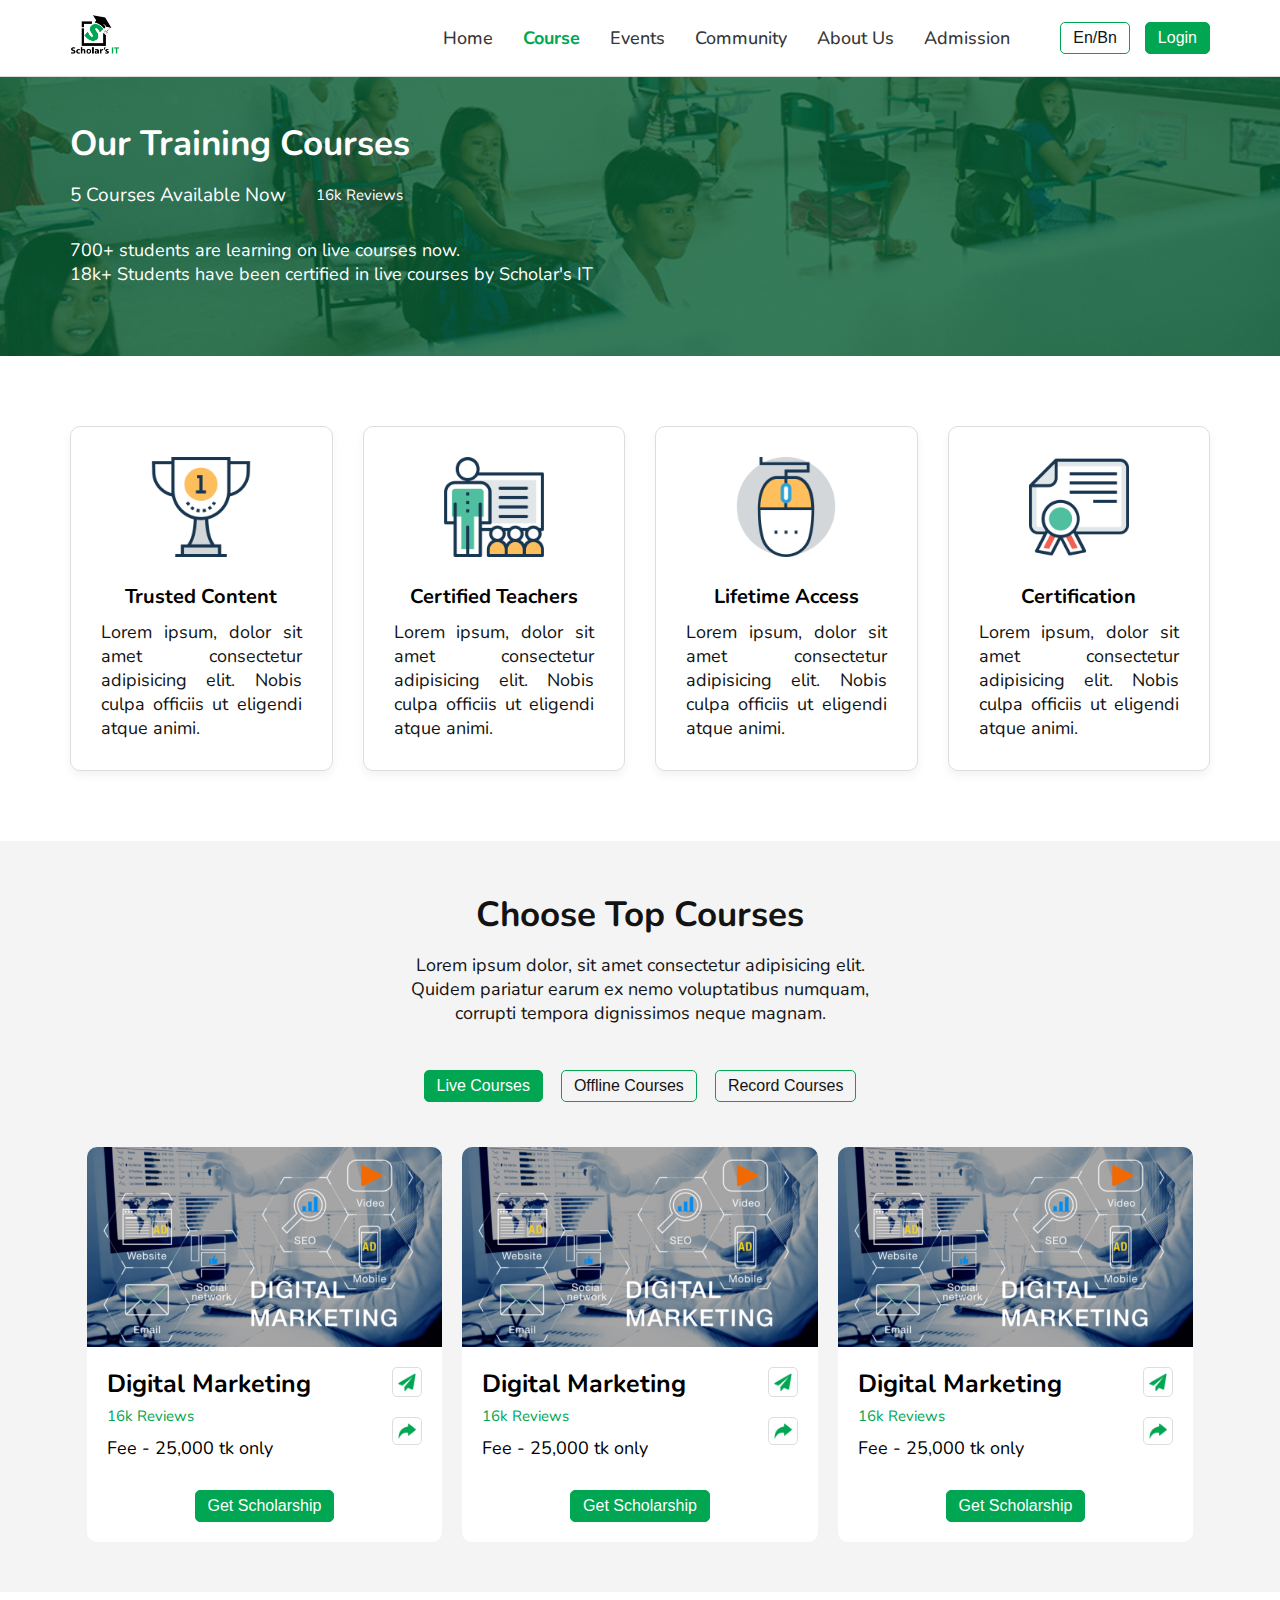
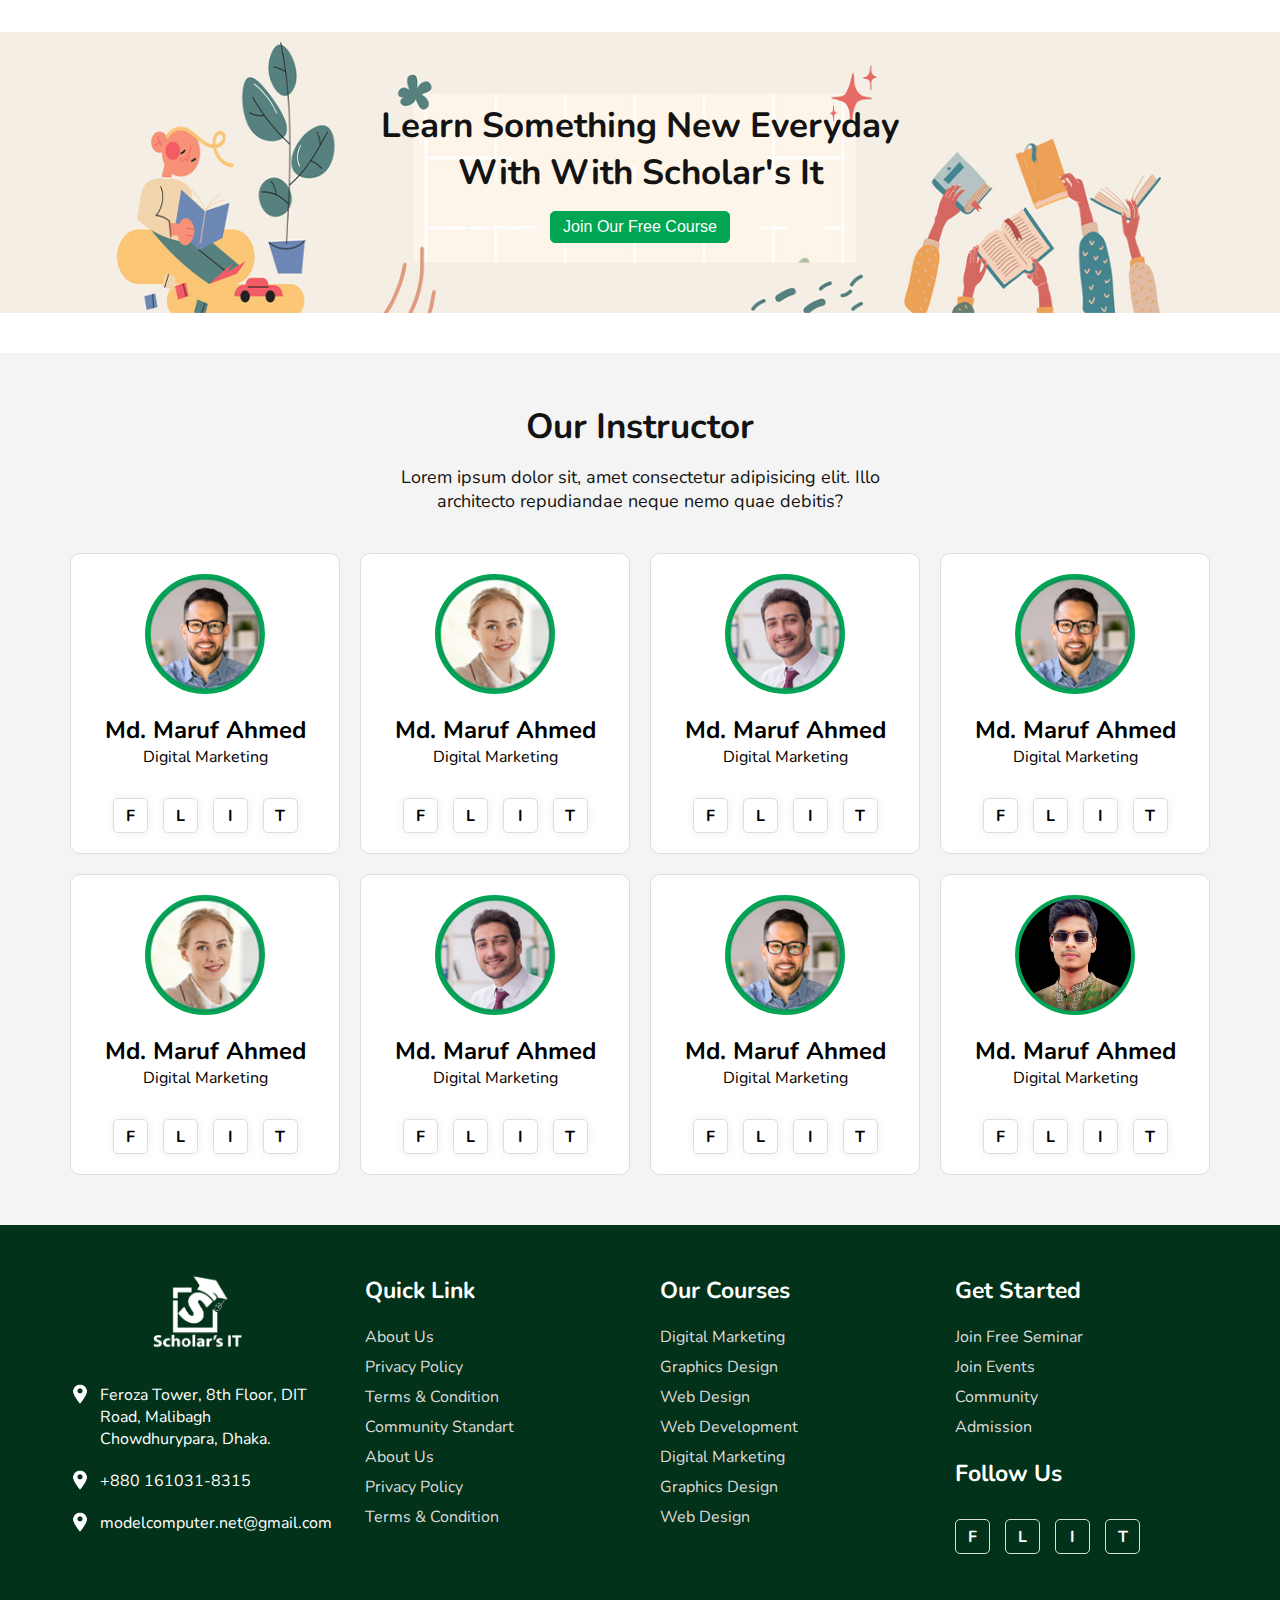
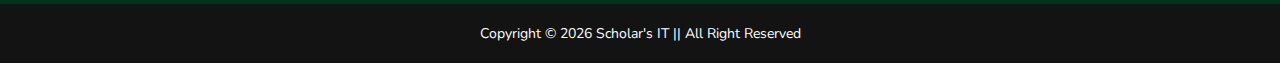
<file: courses.html>
<!DOCTYPE html>
<html lang="en">
  <head>
    <meta charset="UTF-8" />
    <meta name="viewport" content="width=device-width, initial-scale=1.0" />
    <title>Scholar's IT | Courses page</title>

    <!-- Custom Css Style Link -->
    <link rel="stylesheet" href="./css/style.css" />

    <!-- Custom Css Responsive Style Link -->
    <link rel="stylesheet" href="./css/responsive.css" />
  </head>
  <body>
    <!-- Header Start -->
    <header class="header">
      <div class="container wrapper">
        <!-- Company Logo -->
        <a href="" class="logo">
          <img src="./images/color_logo.png" alt="" />
        </a>

        <!-- NavBar -->
        <nav class="navbar">
          <ul class="nav_links">
            <!-- Mobile Logo -->
            <div class="mobile_logo_box">
              <a href="" class="mobile_logo">
                <img src="./images/color_logo.png" alt="" />
              </a>

              <img
                src="./images/cross.png"
                class="cross_icon"
                id="cross_icon"
              />
            </div>

            <li class="nav_item">
              <a href="./index.html" class="link">Home</a>
            </li>
            <li class="nav_item">
              <a href="./courses.html" class="link active">Course</a>
            </li>
            <li class="nav_item">
              <a href="./events.html" class="link">Events</a>
            </li>
            <li class="nav_item">
              <a href="./community.html" class="link">Community</a>
            </li>
            <li class="nav_item">
              <a href="./about.html" class="link">About Us</a>
            </li>
            <li class="nav_item">
              <a href="./admission.html" class="link">Admission</a>
            </li>
          </ul>

          <!-- Nav Buttons -->
          <div class="nav_buttons">
            <!-- Language Button -->
            <button class="btn btn_transparent">en/bn</button>

            <!-- Login Button -->
            <button class="btn btn_login">Login</button>
          </div>

          <!-- Hamburger Icon -->
          <div>
            <img src="./images/menu.png" class="menu_icon" id="menu_icon" />
          </div>
        </nav>
      </div>
    </header>
    <!-- Header End -->

    <!-- Main Start -->
    <main class="main">
      <!-- Courses Hero Start -->
      <section class="courses_hero">
        <div class="container">
          <div class="courses_content">
            <h2 class="heading">Our training courses</h2>
            <div class="sub_header">
              <h3 class="sub_heading">5 courses available now</h3>

              <div>
                <div class="review"></div>

                <div class="review_span"><span>16k </span>Reviews</div>
              </div>
            </div>

            <p class="description">
              700+ students are learning on live courses now. <br />
              18k+ Students have been certified in live courses by Scholar's IT
            </p>
          </div>
        </div>
      </section>
      <!-- Courses Hero End -->

      <!-- Why Start -->
      <section class="why">
        <div class="container">
          <div class="wrapper">
            <div class="why_box">
              <div class="img-box">
                <img src="./images/why1.png" alt="" class="why_img" />
              </div>

              <div>
                <h4 class="title">Trusted Content</h4>

                <div class="description">
                  Lorem ipsum, dolor sit amet consectetur adipisicing elit.
                  Nobis culpa officiis ut eligendi atque animi.
                </div>
              </div>
            </div>

            <div class="why_box">
              <div class="img-box">
                <img src="./images/why2.png" alt="" class="why_img" />
              </div>

              <div>
                <h4 class="title">Certified Teachers</h4>

                <div class="description">
                  Lorem ipsum, dolor sit amet consectetur adipisicing elit.
                  Nobis culpa officiis ut eligendi atque animi.
                </div>
              </div>
            </div>

            <div class="why_box">
              <div class="img-box">
                <img src="./images/why3.png" alt="" class="why_img" />
              </div>

              <div>
                <h4 class="title">Lifetime access</h4>

                <div class="description">
                  Lorem ipsum, dolor sit amet consectetur adipisicing elit.
                  Nobis culpa officiis ut eligendi atque animi.
                </div>
              </div>
            </div>

            <div class="why_box">
              <div class="img-box">
                <img src="./images/why4.png" alt="" class="why_img" />
              </div>

              <div>
                <h4 class="title">certification</h4>

                <div class="description">
                  Lorem ipsum, dolor sit amet consectetur adipisicing elit.
                  Nobis culpa officiis ut eligendi atque animi.
                </div>
              </div>
            </div>
          </div>
        </div>
      </section>
      <!-- Why End -->

      <!-- Top Courses Start -->
      <section class="top_courses">
        <div class="container">
          <!-- Top Header -->
          <div class="top-header">
            <h2 class="heading">Choose top courses</h2>

            <p class="description">
              Lorem ipsum dolor, sit amet consectetur adipisicing elit. Quidem
              pariatur earum ex nemo voluptatibus numquam, corrupti tempora
              dignissimos neque magnam.
            </p>
          </div>

          <!-- Courses Category Button -->
          <div class="button_wrapper">
            <div class="button_box">
              <button class="btn btn_transparent active">Live courses</button>
              <button class="btn btn_transparent">Offline courses</button>
              <button class="btn btn_transparent">Record courses</button>
            </div>
          </div>

          <!-- Courses Slider -->
          <div class="wrapper">
            <div class="slider">
              <div class="slider_box">
                <!-- Slider Header -->
                <div class="slider_header">
                  <img src="./images/digital marketing.png" alt="" />
                </div>

                <!-- Slider Body -->
                <div class="slider_body">
                  <div class="slider_body_data">
                    <div>
                      <h2 class="slider_heading" title="Digital Marketing">
                        Digital Marketing
                      </h2>

                      <!-- Reviews -->
                      <div class="slider_reviews">
                        <!-- Review Star -->
                        <div class="review"></div>

                        <!-- Review Span -->
                        <div class="review_span"><span>16k </span>Reviews</div>

                        <!-- Course Fee -->
                        <div class="course_fee">
                          Fee - <span>25,000</span> tk only
                        </div>
                      </div>
                    </div>

                    <div class="share_btn">
                      <img src="./images/roket.png" alt="" class="icon" />
                      <img src="./images/shear.png" alt="" class="icon" />
                    </div>
                  </div>

                  <!-- Scholarship Button -->
                  <div class="btn-box">
                    <button class="btn">Get scholarship</button>
                  </div>
                </div>
              </div>

              <div class="slider_box">
                <!-- Slider Header -->
                <div class="slider_header">
                  <img src="./images/digital marketing.png" alt="" />
                </div>

                <!-- Slider Body -->
                <div class="slider_body">
                  <div class="slider_body_data">
                    <div>
                      <h2 class="slider_heading" title="Digital Marketing">
                        Digital Marketing
                      </h2>

                      <!-- Reviews -->
                      <div class="slider_reviews">
                        <!-- Review Star -->
                        <div class="review"></div>

                        <!-- Review Span -->
                        <div class="review_span"><span>16k </span>Reviews</div>

                        <!-- Course Fee -->
                        <div class="course_fee">
                          Fee - <span>25,000</span> tk only
                        </div>
                      </div>
                    </div>

                    <div class="share_btn">
                      <img src="./images/roket.png" alt="" class="icon" />
                      <img src="./images/shear.png" alt="" class="icon" />
                    </div>
                  </div>

                  <!-- Scholarship Button -->
                  <div class="btn-box">
                    <button class="btn">Get scholarship</button>
                  </div>
                </div>
              </div>

              <div class="slider_box">
                <!-- Slider Header -->
                <div class="slider_header">
                  <img src="./images/digital marketing.png" alt="" />
                </div>

                <!-- Slider Body -->
                <div class="slider_body">
                  <div class="slider_body_data">
                    <div>
                      <h2 class="slider_heading" title="Digital Marketing">
                        Digital Marketing
                      </h2>

                      <!-- Reviews -->
                      <div class="slider_reviews">
                        <!-- Review Star -->
                        <div class="review"></div>

                        <!-- Review Span -->
                        <div class="review_span"><span>16k </span>Reviews</div>

                        <!-- Course Fee -->
                        <div class="course_fee">
                          Fee - <span>25,000</span> tk only
                        </div>
                      </div>
                    </div>

                    <div class="share_btn">
                      <img src="./images/roket.png" alt="" class="icon" />
                      <img src="./images/shear.png" alt="" class="icon" />
                    </div>
                  </div>

                  <!-- Scholarship Button -->
                  <div class="btn-box">
                    <button class="btn">Get scholarship</button>
                  </div>
                </div>
              </div>
            </div>
          </div>
        </div>
      </section>
      <!-- Top Courses End -->

      <!-- Call to action start -->
      <section class="call_to_action">
        <div class="container">
          <div class="action_content">
            <h2 class="heading">
              Learn Something new everyday with with scholar's it
            </h2>

            <button class="btn">join our free course</button>
          </div>
        </div>
      </section>
      <!-- Call to action end -->

      <!-- Our Instructor Start -->
      <section class="our_instructor">
        <div class="container">
          <div class="instructor_header">
            <h2 class="heading">Our instructor</h2>

            <p class="description">
              Lorem ipsum dolor sit, amet consectetur adipisicing elit. Illo
              architecto repudiandae neque nemo quae debitis?
            </p>
          </div>

          <!-- Instructor Wrapper -->
          <div class="wrapper">
            <!-- Instructor Box -->
            <div class="instructor_box">
              <div class="instructor_profile">
                <img src="./images/profile1.png" alt="" />
              </div>

              <div>
                <h2 class="name">Md. Maruf Ahmed</h2>
                <div class="skills">Digital Marketing</div>
              </div>

              <div class="icon_wrapper">
                <div class="icon">F</div>
                <div class="icon">L</div>
                <div class="icon">I</div>
                <div class="icon">T</div>
              </div>
            </div>

            <!-- Instructor Box -->
            <div class="instructor_box">
              <div class="instructor_profile">
                <img src="./images/profile2.png" alt="" />
              </div>

              <div>
                <h2 class="name">Md. Maruf Ahmed</h2>
                <div class="skills">Digital Marketing</div>
              </div>

              <div class="icon_wrapper">
                <div class="icon">F</div>
                <div class="icon">L</div>
                <div class="icon">I</div>
                <div class="icon">T</div>
              </div>
            </div>

            <!-- Instructor Box -->
            <div class="instructor_box">
              <div class="instructor_profile">
                <img src="./images/profile3.png" alt="" />
              </div>

              <div>
                <h2 class="name">Md. Maruf Ahmed</h2>
                <div class="skills">Digital Marketing</div>
              </div>

              <div class="icon_wrapper">
                <div class="icon">F</div>
                <div class="icon">L</div>
                <div class="icon">I</div>
                <div class="icon">T</div>
              </div>
            </div>

            <!-- Instructor Box -->
            <div class="instructor_box">
              <div class="instructor_profile">
                <img src="./images/profile1.png" alt="" />
              </div>

              <div>
                <h2 class="name">Md. Maruf Ahmed</h2>
                <div class="skills">Digital Marketing</div>
              </div>

              <div class="icon_wrapper">
                <div class="icon">F</div>
                <div class="icon">L</div>
                <div class="icon">I</div>
                <div class="icon">T</div>
              </div>
            </div>

            <!-- Instructor Box -->
            <div class="instructor_box">
              <div class="instructor_profile">
                <img src="./images/profile2.png" alt="" />
              </div>

              <div>
                <h2 class="name">Md. Maruf Ahmed</h2>
                <div class="skills">Digital Marketing</div>
              </div>

              <div class="icon_wrapper">
                <div class="icon">F</div>
                <div class="icon">L</div>
                <div class="icon">I</div>
                <div class="icon">T</div>
              </div>
            </div>

            <!-- Instructor Box -->
            <div class="instructor_box">
              <div class="instructor_profile">
                <img src="./images/profile3.png" alt="" />
              </div>

              <div>
                <h2 class="name">Md. Maruf Ahmed</h2>
                <div class="skills">Digital Marketing</div>
              </div>

              <div class="icon_wrapper">
                <div class="icon">F</div>
                <div class="icon">L</div>
                <div class="icon">I</div>
                <div class="icon">T</div>
              </div>
            </div>

            <!-- Instructor Box -->
            <div class="instructor_box">
              <div class="instructor_profile">
                <img src="./images/profile1.png" alt="" />
              </div>

              <div>
                <h2 class="name">Md. Maruf Ahmed</h2>
                <div class="skills">Digital Marketing</div>
              </div>

              <div class="icon_wrapper">
                <div class="icon">F</div>
                <div class="icon">L</div>
                <div class="icon">I</div>
                <div class="icon">T</div>
              </div>
            </div>

            <!-- Instructor Box -->
            <div class="instructor_box">
              <div class="instructor_profile">
                <img src="./images/MarufAhmed.jpg" alt="" />
              </div>

              <div>
                <h2 class="name">Md. Maruf Ahmed</h2>
                <div class="skills">Digital Marketing</div>
              </div>

              <div class="icon_wrapper">
                <div class="icon">F</div>
                <div class="icon">L</div>
                <div class="icon">I</div>
                <div class="icon">T</div>
              </div>
            </div>
          </div>
        </div>
      </section>
      <!-- Our Instructor End -->
    </main>
    <!-- Main End -->

    <!-- Footer Start -->
    <footer class="footer">
      <div class="container">
        <div class="wrapper">
          <div>
            <div class="footer_logo">
              <a href="">
                <img src="./images/white_logo.png" alt="" class="logo" />
              </a>
            </div>

            <!-- Company Details -->
            <div class="company_details">
              <div class="location">
                <img class="footer_icon" src="./images/map.png" alt="Map" />
                <p>
                  Feroza Tower, 8th Floor, DIT Road, Malibagh Chowdhurypara,
                  Dhaka.
                </p>
              </div>

              <div class="location">
                <img class="footer_icon" src="./images/map.png" alt="Map" />
                <p>+880 161031-8315</p>
              </div>

              <div class="location">
                <img class="footer_icon" src="./images/map.png" alt="Map" />

                <p>modelcomputer.net@gmail.com</p>
              </div>
            </div>
          </div>

          <div class="footer_item">
            <h3 class="footer_header">quick Link</h3>

            <ul>
              <li><a href="#">About Us</a></li>
              <li><a href="#">Privacy policy</a></li>
              <li><a href="#">Terms & condition</a></li>
              <li><a href="#">Community standart</a></li>
              <li><a href="#">About Us</a></li>
              <li><a href="#">Privacy policy</a></li>
              <li><a href="#">Terms & condition</a></li>
            </ul>
          </div>

          <div class="footer_item">
            <h3 class="footer_header">our courses</h3>

            <ul>
              <li><a href="#">Digital marketing</a></li>
              <li><a href="#">Graphics Design</a></li>
              <li><a href="#">Web design</a></li>
              <li><a href="#">Web Development</a></li>
              <li><a href="#">Digital marketing</a></li>
              <li><a href="#">Graphics Design</a></li>
              <li><a href="#">Web design</a></li>
            </ul>
          </div>

          <div class="footer_item">
            <h3 class="footer_header">Get Started</h3>

            <ul>
              <li><a href="#">Join free seminar</a></li>
              <li><a href="#">join events</a></li>
              <li><a href="#">community</a></li>
              <li><a href="#">Admission</a></li>
            </ul>

            <h3 class="footer_header follow">Follow Us</h3>

            <div class="icon_wrapper">
              <div class="icon">F</div>
              <div class="icon">L</div>
              <div class="icon">I</div>
              <div class="icon">T</div>
            </div>
          </div>
        </div>
      </div>

      <!-- Copyright -->
      <div class="copyright">
        <div class="container">
          <p class="text">
            Copyright &copy; <span id="copyright_year"></span> Scholar's IT ||
            All Right Reserved
          </p>
        </div>
      </div>
    </footer>
    <!-- Footer End -->

    <!-- Custom Js Link -->
    <script src="./js/script.js"></script>
  </body>
</html>
</file>
<file: css/style.css>
@import url('https://fonts.googleapis.com/css2?family=Be+Vietnam+Pro:wght@100;200;300;400;500;600;700;800;900&family=Nunito:ital,wght@0,200..1000;1,200..1000&display=swap');

*,
*::after,
*::before {
  margin: 0;
  padding: 0;
  box-sizing: border-box;
  text-decoration: none;
  list-style-type: none;
  scroll-behavior: smooth;

  transition: all 0.3s;
}

:root {
  --white-color: #fff;
  --border-color: #ddd;
  --des-color: #7c7c7c;

  --primary-color: #00a652;
  --primary-hover-color: #04934b;
  --secondary-color: #131313;
  --tertiary-color: #08d7cd4f;

  --bg-color: #f4f4f4;
  --bg-overly-color: rgba(6, 92, 49, 0.803);
  --bg-color-darken: #dddada;

  --seminar-box-bg-primary: #fff8e6;
  --seminar-box-bg-secondary: #e9fdf2;

  --footer-bg-color: #02321a;
}

html,
body {
  width: 100%;
  height: 100%;
}

body {
  font-family: "nunito", sans-serif;
  overflow-x: hidden;
}

::selection {
  background-color: var(--primary-color);
  color: var(--white-color);
}

/* Reuseable Styles Start */
.container {
  padding-right: 15px;
  padding-left: 15px;
  margin-right: auto;
  margin-left: auto;
}

img {
  max-width: 100%;
}

/* Btn */
.btn {
  padding: 4px 10px;
  background-color: var(--primary-color);
  color: var(--white-color);
  font-weight: 500;
  font-size: 14px;

  border: none;
  outline: none;
  cursor: pointer;
  border-radius: 5px;
  text-transform: capitalize;
  border: 1.6px solid var(--primary-color);
  transition: all 0.2s;

  /* Hover */
  &:hover {
    background-color: var(--primary-hover-color);
  }

  &.active {
    background-color: var(--primary-color);
    color: var(--white-color);
  }
  &.active:hover {
    background-color: var(--primary-hover-color);
  }
}

.btn_white {
  border-color: var(--white-color);
  background-color: var(--white-color);
  color: var(--secondary-color);
  font-weight: 600;

  &:hover {
    background-color: var(--bg-color);
  }

  &.active:hover {
    background-color: var(--primary-hover-color);
  }
}

.btn_bg_white {
  background-color: var(--white-color) !important;
  color: var(--secondary-color) !important;

  &.active {
    background-color: var(--primary-color) !important;
    color: var(--white-color) !important;
  }

  &.active:hover {
    background-color: var(--primary-hover-color) !important;
  }
}

.btn_transparent {
  color: var(--secondary-color);
  background-color: transparent;

  &:hover {
    color: var(--white-color);
  }

  &.active {
    background-color: var(--primary-color);
    color: var(--white-color);

    &:hover {
      background-color: var(--primary-hover-color);
    }
  }
}

/* Heading */
.heading {
  font-size: 22px;
  font-weight: 700;
  color: var(--secondary-color);
  text-align: center;
  text-transform: capitalize;
  margin-bottom: 15px;
}

/* Sub Heading */
.sub_heading {
  font-size: 19px;
  font-weight: normal;
  color: var(--secondary-color);
  text-transform: capitalize;
}

/* Description */
.description {
  font-weight: normal;
  font-size: 15px;
  color: var(--border-color);
}

.container .description {
  max-width: 100%;
  margin: auto;
  text-align: center;
  color: var(--secondary-color);
}

/* Input */
input {
  border: none;
  outline: none;
  padding: 10px 18px;
}

/* Reuseable Styles Start */

/* 
--------------------------------------
---------- Home Page Style ----------
*/

/* Header  */
.header {
  border-bottom: 1px solid var(--bg-color-darken);
  position: absolute;
  top: 0;
  left: 0;
  width: 100%;
  background-color: var(--white-color);
  z-index: 999999999;

  /* Wrapper */
  .wrapper {
    display: flex;
    align-items: center;
    justify-content: space-between;

    padding: 12px 15px;
    position: relative;

    /* Logo */
    .logo {
      max-width: 40px;
      width: 100%;
    }

    /* Navbar */
    .navbar {
      display: flex;
      align-items: center;

      /* NavLinks */
      .nav_links {
        display: block;
        align-items: center;
        gap: 30px;

        position: fixed;
        top: 0;
        left: -100%;
        transition: all 0.3s;

        width: 100%;
        height: 100vh;
        background-color: var(--white-color);
        box-shadow: 80px 0 70px rgba(0, 0, 0, 0.05);
        padding: 20px 20px;
        overflow: hidden;
        z-index: 999999;

        /* Mobile Logo */

        .mobile_logo_box {
          display: flex;
          align-items: center;
          justify-content: space-between;
          padding-bottom: 15px;
          margin-bottom: 30px;

          border-bottom: 2px solid var(--border-color);
        }

        .cross_icon {
          color: var(--secondary-color);
          width: 18px;
          font-size: 22px;
          cursor: pointer;

          &:active {
            scale: 0.8;
          }
        }

        .mobile_logo {
          display: block;
          max-width: 40px;
          width: 100%;
        }

        /* NavItem */
        .nav_item {
          font-size: 15px;
          font-weight: 500;
          margin-bottom: 20px;

          /* Link */
          .link {
            color: #363636;
            text-transform: capitalize;

            &.active {
              color: var(--primary-color);
              font-weight: 700;
            }
          }
        }
      }

      /* Buttons */
      .nav_buttons {
        display: flex;
        align-items: center;
        justify-content: center;
        gap: 15px;

        /* Language Button */
        .btn_language {
          background-color: transparent;
          color: var(--secondary-color);
          text-transform: uppercase;
        }
      }

      /* Menu Icon */
      .menu_icon {
        color: var(--secondary-color);
        width: 20px;
        font-size: 22px;
        margin-left: 25px;
        cursor: pointer;

        display: block;

        &:active {
          scale: 0.8;
        }
      }
    }
  }
}

/* Sticky Header */
.header.sticky {
  position: fixed;
  box-shadow: 0 10px 40px rgba(0, 0, 0, 0.05);
  animation: top_to_bottom 0.4s;
  z-index: 999999;
}

@keyframes top_to_bottom {
  from {
    top: -100%;
  }
  to {
    top: 0;
  }
}

/* Hero */
.hero {
  background-image: url("../images/hero_background.png");
  background-position: center;
  background-size: cover;

  width: 100%;
  padding-top: 200px;
  color: var(--white-color);
  margin-bottom: 100px;

  /* Hero Content */
  .hero_content {
    max-width: 100%;
    text-align: center;
    margin: auto;
    /* margin-bottom: 100px; */

    /* Heading */
    .heading {
      line-height: 4rem;
      color: var(--white-color);

      margin-left: -2px;
      margin-bottom: 0;
      font-size: 35px;
      font-weight: 500;
    }

    /* Sub Heading */
    .sub_heading {
      color: var(--white-color);
      font-weight: 300;
    }

    /* Description */
    .description {
      margin-top: 20px;
      text-align: center;
      color: var(--border-color);
    }

    /* Search Box */
    .search_box {
      background-color: red;
      height: 40px;
      width: 100%;
      margin-top: 40px;
      border-radius: 5px;
      position: relative;
      overflow: hidden;

      /* Search Input */
      .search {
        width: 100%;
        height: 100%;
        padding-right: 50px;
      }

      /* Search icon */
      .search_icon {
        position: absolute;
        right: 12px;
        top: 50%;
        transform: translateY(-50%);
        cursor: pointer;
      }
    }
  }
}

/* Popular */

.popular {
  min-height: 50vh;
}

.col-md-12 {
  position: relative;
  margin-top: 20px;
  /* padding: 0px 30px; */
}

/* Most Popular */
.most_popular {
  background: var(--white-color);
  color: var(--secondary-color);
  box-shadow: 0 10px 40px 0px rgba(38, 40, 64, 0.2);
  position: relative;
  bottom: -100px;
  width: 100%;
  border-radius: 12px;
  padding: 20px;
}

.popular_header {
  display: flex;
  flex-direction: column;
  align-items: center;
  justify-content: space-between;
  margin-bottom: 10px;
  text-align: center;
}

.popular_header .heading {
  font-size: 24px;
  text-transform: capitalize;
  margin-bottom: 0;
}

.popular_header .sub_heading {
  font-size: 15px;
  margin-bottom: 15px;
  text-transform: capitalize;
}

/* Courses Span */
.most_popular .courses_span {
  display: flex;
  align-items: start;
  flex-direction: column;
  justify-content: space-between;
  padding: 20px;
  gap: 25px;
  margin-top: 20px;
}

.most_popular .courses_span .courses_span_card {
  display: flex;
  align-items: start;
  justify-content: space-between;
  gap: 20px;
  text-align: start;
}

.most_popular .courses_span .courses_span_card img {
  width: 70px;
}

.most_popular .courses_span .title {
  font-size: 17px;
  font-weight: 700;
}

.most_popular .courses_span .span {
  font-size: 15px;
}

/* Training Courses */
.training_courses {
  margin-top: 170px;
  padding-top: 40px;
  padding-bottom: 40px;
  background-color: var(--bg-color);
}

.training_heading {
  text-align: center;
}

.training_courses .description {
  /* font-size: 19px; */
  max-width: 500px;
  margin: auto;
  margin-top: 10px;
  color: var(--secondary-color);
}

/* Slider */
.training_courses .wrapper {
  display: flex;
  align-items: center;
  justify-content: center;
}

.slider {
  margin-top: 40px;

  display: grid;
  grid-template-columns: repeat(1, 1fr);
  gap: 20px;
}

.slider .slider_box {
  max-width: 365px;
  width: 100%;
  background-color: var(--white-color);
  border-radius: 10px;
  overflow: hidden;
  /* box-shadow: 0 10px 20px rgba(38, 40, 64, 0.2); */
  /* border: 1px solid var(--border-color); */
  transition: all 0.4s;
}

.slider .slider_box:hover {
  transform: translateY(-2px);
  box-shadow: 0 0 10px rgba(38, 40, 64, 0.2);
}

.slider .slider_box .slider_header {
  height: 200px;

  img {
    width: 100%;
    height: 100%;
    object-fit: cover;
  }
}

.slider .slider_body {
  padding: 12px;
  padding-bottom: 20px;
}

.slider .slider_body .slider_heading {
  font-size: 18px;
  font-weight: 700;
  margin-bottom: 5px;
}

.slider .slider_body_data {
  display: flex;
  align-items: start;
  justify-content: space-between;
}

.review_span {
  color: var(--primary-color);
  font-size: 15px;
}

.slider .slider_body_data .course_fee {
  font-size: 18px;
  margin-top: 10px;
}

.slider .slider_body_data .share_btn {
  display: flex;
  flex-direction: column;
  gap: 20px;
}

.slider .slider_body_data .share_btn .icon {
  width: 30px;
  padding: 5px;
  border: 1px solid var(--border-color);
  border-radius: 5px;
  cursor: pointer;

  &:hover {
    box-shadow: 0 0 10px rgba(38, 40, 64, 0.2);
  }
}

.slider .slider_body .btn-box {
  display: flex;
  align-items: center;
  justify-content: center;
  margin-top: 30px;
}

/* Successful Story */
.successful_story {
  padding: 50px 0;
  background-color: var(--white-color);
}

.successful_story .description {
  color: var(--secondary-color);
  margin-top: 10px;
  margin-bottom: 10px;
}

.successful_story .successful_items {
  margin-top: 40px;
  display: grid;
  grid-template-columns: repeat(1, 1fr);
  gap: 30px;
}

.successful_story .successful_box {
  max-width: 100%;
  width: 100%;
  background-color: var(--white-color);
  /* box-shadow: 0 5px 5px rgba(0, 0, 0, 0.2); */
  border: 1px solid var(--border-color);

  border-radius: 12px;
  overflow: hidden;

  &:hover {
    transform: translateY(-2px);
  }
}

.successful_story .successful_box .box_header {
  max-width: 100%;
  width: 100%;
  height: 260px;
  position: relative;

  img {
    width: 100%;
    height: 100%;
  }
}

.successful_story .successful_box .box_header .play_button {
  content: "";
  position: absolute;
  width: 70px;
  height: 30px;
  background-color: var(--primary-color);
  border-radius: 500px;
  border: 2px solid var(--white-color);
  cursor: pointer;

  bottom: 20px;
  left: 50%;
  transform: translateX(-50%);
  z-index: 999;

  display: flex;
  align-items: center;
  justify-content: start;
}

.successful_story .successful_box .box_header .play_button .img {
  width: 30px;
  height: 30px;
}

.successful_story .successful_box .box_header .play_button p {
  font-size: 12px;
  margin-left: 5px;
  color: var(--white-color);
}

.successful_story .successful_box .box_body {
  padding: 20px 10px;
  display: flex;
  flex-direction: column;
  justify-content: space-between;
  gap: 10px;
}

.successful_story .successful_box .profile_box {
  display: flex;
  align-items: center;
  gap: 10px;
}

.successful_story .successful_box .box_body .batch {
  display: flex;
  gap: 20px;
  align-items: center;
  justify-content: center;
}

.successful_story .successful_box .profile_box .profile {
  width: 50px;
  height: 50px;
  border-radius: 500px;
  overflow: hidden;
  border: 3px solid var(--primary-color);

  .profile_img {
    width: 100%;
    height: 100%;
    object-fit: cover;
  }
}

.successful_story .successful_box .profile_box .name {
  font-size: 16px;
  color: var(--secondary-color);
}

.successful_story .successful_box .profile_box .skills {
  font-size: 14px;
  color: var(--des-color);
}

/* Visitor */
.visitor_section {
  padding: 60px 0;
  background-color: var(--bg-color);
}

.visitor_section .wrapper {
  display: grid;
  grid-template-columns: repeat(1, 1fr);
  row-gap: 20px;
  padding: 20px;
}

.visitor_section .visitor_card {
  padding: 20px 20px;
  border-bottom: 4px solid var(--border-color);

  text-align: center;
}

.visitor_section .visitor_card:last-child {
  border: none;
}

.visitor_section .visitor_card .title {
  font-size: 20px;
  font-weight: 700;
  margin-bottom: 10px;
  color: var(--des-color);
}

.visitor_section .visitor_card .span {
  font-size: 25px;
  font-weight: 600;
}

/* Celebrity Seminar */
.celebrity_seminar {
  padding: 70px 0;
  background-color: var(--white-color);
}

.seminar_header {
  margin-bottom: 40px;
}

.celebrity_seminar .description {
  color: var(--secondary-color);
  margin-top: 15px;
}

.celebrity_seminar .seminar_items {
  display: grid;
  grid-template-columns: repeat(1, 1fr);
  gap: 30px;
}

.celebrity_seminar .seminar_box {
  max-width: 100%;
  display: flex;
  flex-direction: column;
  align-items: start;
  row-gap: 30px;
  /* box-shadow: 0 3px 10px rgba(0, 0, 0, 0.2); */
  border: 1px solid var(--border-color);

  background-color: var(--seminar-box-bg-primary);
  border-radius: 10px;
  padding: 30px;
}

.celebrity_seminar .seminar_box:hover {
  transform: translateY(-2px);
}

.celebrity_seminar .profile_box {
  display: flex;
  gap: 20px;
  width: 100%;
}

.celebrity_seminar .profile_box .profile {
  max-width: 90px;
  height: 110px;
  border-radius: 8px;
  overflow: hidden;

  .profile_img {
    width: 100%;
    height: 100%;
    object-fit: cover;
  }
}

.celebrity_seminar .profile_box .profile_data .name {
  font-size: 19px;
}

.celebrity_seminar .profile_box .profile_data .qualification {
  font-size: 16px;
  color: var(--des-color);
  font-weight: 400;
}

.celebrity_seminar .profile_box .profile_data .skills {
  font-weight: 500;
  font-size: 14px;
  color: var(--des-color);
}

.celebrity_seminar .seminar_details {
  width: 100%;
}

.celebrity_seminar .seminar_details {
  text-align: center;
  font-size: 17px;
}

.celebrity_seminar .seminar_details .seminar_header {
  margin-bottom: 10px;
}

.celebrity_seminar .seminar_details .description {
  font-size: 15px;
  text-align: justify;
}

.celebrity_seminar .seminar_details .seminar_btn {
  margin-top: 20px;
}

/* Footer */
.footer {
  padding: 50px 0 0;
  background-color: var(--footer-bg-color);
  color: var(--white-color);
  /* margin-top: 20px; */
}

.footer .wrapper {
  display: grid;
  gap: 20px;
  row-gap: 40px;
  grid-template-columns: repeat(1, 1fr);
}

.footer .footer_logo {
  max-width: 90px;
  width: 100%;
  margin: auto;
}

.footer .company_details {
  margin-top: 30px;
}

.footer .company_details .location {
  display: flex;
  align-items: start;
  gap: 10px;
  margin-top: 20px;
}

.footer .company_details .location p a {
  color: var(--white-color);
}

.footer .footer_icon {
  width: 20px;
}

.footer .footer_item .footer_header {
  font-size: 23px;
  font-weight: 700;
  text-transform: capitalize;
  margin-bottom: 20px;
}

.footer .footer_item ul {
  display: flex;
  flex-direction: column;
  gap: 8px;
}

.footer .footer_item ul li a {
  font-size: 16px;
  font-size: normal;
  color: var(--bg-color-darken);
  transition: all 0.3s;
  display: inline-block;
  text-transform: capitalize;
}

.footer .footer_item ul li a:hover {
  color: var(--white-color);
  margin-left: 5px;
}

.footer .footer_item .footer_header.follow {
  margin-top: 20px;
}

.icon_wrapper {
  display: flex;
  align-items: center;
  gap: 15px;
  margin-top: 30px;
}

.icon_wrapper .icon {
  width: 35px;
  height: 35px;
  border-radius: 5px;
  border: 1px solid var(--border-color);
  box-shadow: 0 0 10px rgba(0, 0, 0, 0.07);
  font-size: 16px;
  font-weight: 700;
  cursor: pointer;

  display: flex;
  align-items: center;
  justify-content: center;

  &:hover {
    transform: translateY(-5px);
  }
}

/* Copyright */

.footer .copyright {
  background-color: #131313;
  padding: 20px 0;
  text-align: center;
  font-size: 14px;
  margin-top: 50px;
}

/* 
--------------------------------------
---------- Course Page Style ----------
*/

.courses_hero {
  min-height: 30vh;
  background-image: linear-gradient(
      rgba(6, 92, 49, 0.803),
      rgba(6, 92, 49, 0.803)
    ),
    url("../images/bg1.png");
  background-size: cover;
  background-position: center;

  padding: 120px 0 70px 0;
  color: var(--white-color);
}

.courses_hero .courses_content {
  margin: 0px;
}

.courses_hero .heading {
  text-align: center;
  color: var(--white-color);
  font-size: 28px;
}

.courses_hero .sub_header {
  display: flex;
  flex-direction: column;
  align-items: center;
  gap: 30px;
  row-gap: 10px;
  margin-top: 10px;
}

.courses_hero .sub_heading {
  color: var(--white-color);
}

.courses_hero .review_span {
  color: var(--white-color);
}

.courses_hero .description {
  text-align: center;
  margin: 30px 0 0;
  color: var(--white-color);
  max-width: 100%;
}

/* Why */
.why {
  padding: 70px 20px;
  background-image: url();
}

.why .wrapper {
  display: grid;
  gap: 20px;
  grid-template-columns: repeat(1, 1fr);
}

.why .why_box {
  max-width: 100%;
  border: 1px solid var(--border-color);
  border-radius: 10px;
  box-shadow: 0 5px 10px rgba(0, 0, 0, 0.05);
  border: 1px solid var(--border-color);

  padding: 20px;
}

.why .why_box .img-box {
  max-width: 100px;
  margin: auto;
  margin-bottom: 20px;
}

.why .why_box .title {
  font-size: 22px;
  text-align: center;
  margin-bottom: 10px;
  text-transform: capitalize;
}

.why .why_box .description {
  text-align: justify;
  color: var(--secondary-color);
}

/* Top Courses */
.top_courses {
  padding: 50px 0;
  background-color: var(--bg-color);
}

.top_courses .wrapper {
  display: flex;
  justify-content: center;
}

.top_courses .button_wrapper {
  display: flex;
  align-items: center;
  justify-content: center;
}

.top_courses .button_box {
  margin: 40px auto auto auto;
}

.top_courses .button_box .btn {
  display: inline-block;
  margin: 5px 7px;
}

/* Call to Action */
.call_to_action {
  padding: 70px 0;
  margin: 40px 0;

  background-image: url("../images/free-class-banner.png");
  background-size: cover;
  background-position: center;
}

.call_to_action .action_content {
  max-width: 550px;
  margin: auto;
  display: flex;
  align-items: center;
  justify-content: center;
  flex-direction: column;
}

/* Our Instructor */
.our_instructor {
  padding: 50px 10px;
  background-color: var(--bg-color);
}

.our_instructor .wrapper {
  margin-top: 40px;
  display: grid;
  gap: 20px;
  grid-template-columns: repeat(1, 1fr);
}

.our_instructor .instructor_box {
  max-width: 100%;
  background-color: var(--white-color);
  padding: 20px;
  border-radius: 10px;
  border: 1px solid var(--border-color);

  display: flex;
  align-items: center;
  justify-content: center;
  flex-direction: column;
  text-align: center;

  &:hover {
    transform: translateY(-2px);
  }
}

.our_instructor .instructor_box .instructor_profile {
  width: 120px;
  height: 120px;
  background-color: rebeccapurple;
  border-radius: 50%;
  border: 4px solid var(--primary-color);
  overflow: hidden;
  margin-bottom: 20px;

  img {
    width: 100%;
    height: 100%;
    object-fit: cover;
  }
}

/* 
--------------------------------------
---------- Event Page Style ----------
*/

.event_hero {
  background-image: linear-gradient(
      rgba(6, 92, 49, 0.803),
      rgba(6, 92, 49, 0.803)
    ),
    url("../images/bg.png");
  padding: 200px 0 150px;
  margin-bottom: 0;
}

.event_hero .event_content {
  max-width: 100%;
  text-align: center;
  margin: auto;
}

/* Heading */
.event_hero .event_content .heading {
  line-height: 2rem;
  color: var(--white-color);

  margin-left: -2px;
  margin-bottom: 0;
  font-size: 25px;
  font-weight: 500;
}

.event_hero .event_content .location {
  margin-top: 20px;
  display: flex;
  align-items: center;
  justify-content: center;
  flex-direction: column;
  gap: 10px;
}

.event_hero .event_content .location .location_box {
  display: flex;
  align-items: center;
  gap: 10px;

  img {
    max-width: 20px;
  }
}

.event_hero .event_content .location .location_box .title {
  font-size: 14px;
}

/* Count Down */
.event_hero .event_content .count_down {
  display: flex;
  align-items: center;
  justify-content: center;
  gap: 10px;
  margin-top: 20px;
}

.event_hero .event_content .count_down .time {
  font-size: 25px;
  font-weight: 700;
}

.event_hero .event_content .count_down .title {
  font-size: 15px;
  font-weight: 700;
}

.event_hero .event_content .count_down .dot {
  font-size: 20px;
  font-weight: 800;
}

.event_close {
  font-size: 20px;
  color: yellow;
  font-weight: 800;
  text-transform: uppercase;
}

.event_hero .event_content .button_box {
  margin-top: 20px;
}

.event_hero .event_content .button_box .btn {
  padding: 10px 25px;
}

/* Searching */
.searching_event .searching_container {
  background: var(--white-color);
  color: var(--secondary-color);
  position: relative;
  top: -100px;
  width: 100%;
  border-radius: 12px;
  padding: 20px;
  box-shadow: 0 10px 40px 0px rgba(38, 40, 64, 0.2);
}

.searching_event .searching_container .heading {
  font-size: 18px;
  margin-bottom: 20px;
}

.searching_event .searching_container .wrapper {
  display: flex;
  flex-direction: column;
  justify-content: space-between;
  align-items: center;
  width: 100%;
  gap: 20px;
}

.searching_event .searching_container .search_item {
  color: var(--des-color);
  display: grid;
  grid-template-columns: repeat(1, 1fr);
  width: 100%;
  gap: 10px;
}

.searching_event .searching_container .search_box {
  width: 100%;
  height: 60px;

  background-color: var(--bg-color);

  &:last-child {
    border-right: none;
  }
}

.searching_event .searching_container .search_box.box-1 {
  display: flex;
  align-items: center;
  justify-content: center;
}

.searching_event .searching_container .search_box select {
  width: 100%;
  height: 100%;
  text-align: center;
  padding: 0 20px;
  border: 1px solid;
  border: none;
  font-size: 18px;
  color: var(--des-color);
  background-color: var(--bg-color);
  outline: none;
  cursor: pointer;
}

.searching_event .searching_container .search_box select option {
  display: block;
  padding: 20px;
}

.searching_event .searching_container .search_box .text {
  font-weight: 500;
  font-size: 20px;
}

.searching_event .searching_container .search_icon {
  display: flex;
  align-items: center;
  justify-content: center;
  padding: 10px 30px;
  border-radius: 5px;

  cursor: pointer;
}

/* Event's Category */
.event_category {
  padding: 30px 0;
}

.event_category .wrapper {
  display: grid;
  grid-template-columns: repeat(1, 1fr);
  gap: 20px;
  margin-top: 40px;
  padding: 0 20px;
}

.event_category .category_box {
  border: 1px solid var(--border-color);
  border-radius: 12px;
  padding: 30px;
  text-align: center;

  &:hover {
    transform: translateY(-2px);
  }
}

.event_category .category_box .img_box {
  max-width: 100px;
  margin: auto;
  margin-bottom: 20px;
}

.event_category .category_box .title {
  font-size: 24px;
  margin-bottom: 10px;
  color: var(--secondary-color);
}

.event_category .category_box .description {
  color: var(--des-color);
}

/* Upcoming Events */
.upcoming_events {
  margin-top: 40px;
  background-color: var(--bg-color);
  padding: 50px 0;
}

.upcoming_events .wrapper {
  display: grid;
  grid-template-columns: repeat(1, 1fr);
  gap: 25px;
  margin-top: 40px;
}

.upcoming_events .upcoming_box {
  max-width: 100%;
  background-color: var(--white-color);
  border-radius: 20px;
  border: 1px solid var(--border-color);
  position: relative;
}

.upcoming_events .upcoming_box .price {
  color: var(--secondary-color);

  span {
    color: var(--primary-color);
  }
}

.upcoming_events .upcoming_box .menu_dots {
  position: absolute;
  right: 10px;
  top: 15px;
  cursor: pointer;
}

.upcoming_events .upcoming_box .upcoming_header {
  padding: 15px 50px 15px 20px;
  display: flex;
  align-items: center;
  justify-content: space-between;
  font-size: 17px;
  font-weight: 600;
}

.upcoming_events .upcoming_box .upcoming_header .sub_heading {
  font-size: 17px;
  font-weight: 600;
}

.upcoming_events .upcoming_box .banner_img_box {
  max-width: 100%;
  height: 150px;
  position: relative;

  img {
    width: 100%;
    height: 100%;
    object-fit: cover;
  }
}

.upcoming_events .upcoming_box .banner_img_box .btn-1 {
  position: absolute;
  bottom: 20px;
  left: 20px;
}

.upcoming_events .upcoming_box .banner_img_box .btn-2 {
  position: absolute;
  bottom: 20px;
  right: 20px;

  border-color: var(--white-color);
  color: var(--white-color);

  &:hover {
    border-color: var(--primary-color);
  }
}

.upcoming_events .upcoming_details {
  display: grid;
  grid-template-columns: repeat(4, 1fr);
  gap: 10px;
  padding: 10px 10px;
  border-bottom: 1px solid var(--border-color);
}
.upcoming_events .interested_details {
  display: grid;
  grid-template-columns: repeat(3, 1fr);
  gap: 10px;
  padding: 10px 10px;
  border-bottom: 1px solid var(--border-color);
}

.upcoming_events .upcoming_details .details_box,
.upcoming_events .interested_details .details_box {
  display: flex;
  align-items: center;
  justify-content: center;
  flex-direction: column;
  text-align: center;
  gap: 10px;
}

.upcoming_events .upcoming_details .details_box img,
.upcoming_events .interested_details .details_box img {
  max-width: 20px;
  margin: auto;
}

.upcoming_events .upcoming_details .details_box .title,
.upcoming_events .interested_details .details_box .title {
  font-size: 14px;
  font-weight: 600;
}

.upcoming_events .upcoming_details .details_box .des,
.upcoming_events .interested_details .details_box .des {
  font-size: 12px;
  font-weight: 400;
  color: var(--des-color);
}

/* Reaction */
.upcoming_events .reactions {
  display: flex;
  align-items: center;
  justify-content: space-between;
  padding: 20px 15px;
  color: var(--des-color);
  font-size: 14px;
}

.upcoming_events .reactions .reacts {
  display: flex;
  align-items: center;
  gap: 30px;
}

.upcoming_events .reactions .react_box,
.upcoming_events .reactions .share {
  display: flex;
  align-items: center;
  gap: 10px;
}

.upcoming_events .reactions img {
  width: 16px;
}

/* Experts */
.experts {
  background-color: var(--white-color);
  padding: 80px 0;
}

.experts .wrapper {
  display: grid;
  grid-template-columns: repeat(1, 1fr);
  gap: 20px;
  margin-top: 50px;
  padding: 0;
}

.experts .experts_box {
  background-color: var(--white-color);
  border: 1px solid var(--border-color);
  border-radius: 12px;
}

.experts .experts_box .profile_images {
  position: relative;
  height: 130px;

  .profile_banner {
    width: 100%;
    height: 100%;
    object-fit: cover;

    border-top-left-radius: 12px;
    border-top-right-radius: 12px;
  }
}

.experts .experts_box .profile_images .profile_img {
  position: absolute;
  bottom: -50px;
  left: 50%;
  transform: translateX(-50%);

  width: 110px;
  height: 110px;
  object-fit: cover;
  border-radius: 500px;
  border: 5px solid var(--white-color);
}

.experts .experts_box .profile_details {
  display: flex;
  align-items: center;
  flex-direction: column;
  margin-top: 40px;
  padding: 20px 10px;
}

.experts .experts_box .profile_details .name {
  font-size: 20px;
  text-align: center;
  color: var(--secondary-color);
}

.experts .experts_box .profile_details .skills {
  color: var(--des-color);
  text-align: center;
  font-size: 14px;
}

/* 
--------------------------------------
---------- Community Page Style ----------
*/
.community_hero {
  /* padding: 30px 0; */
  background-color: var(--primary-color);
  margin: 5px;
  margin-top: 75px;
  margin-bottom: 0;
  border-radius: 10px;
}

.community_hero .community_content .heading::selection,
.community_hero .community_content .description::selection,
.community_hero .connected-people span::selection,
.community_hero .connected-people p::selection {
  background-color: var(--bg-color);
  color: var(--secondary-color);
}

.community_hero .community_content .heading {
  text-align: center;
  color: var(--white-color);
  font-size: 24px;
  margin-bottom: 5px;
}

.community_hero .community_content .description {
  color: var(--white-color);
  text-align: center;
  font-size: 16px;
  margin: 0;
  margin-top: 10px;
}

.community_hero .wrapper {
  display: flex;
  align-items: center;
  flex-direction: column;
  width: 100%;
  height: auto;

  overflow: hidden;
  position: relative;
}

.community_hero .community_content {
  color: var(--white-color);
  width: 100%;
  padding: 30px 0;
}

.community_hero .connected-people {
  line-height: 1.2;
  text-align: center;
  margin-top: 40px;
}

.community_hero .connected-people span {
  font-size: 2rem;
  font-weight: bold;
}

.community_hero .connected-people p {
  font-size: 18px;
}

.community_hero .background_image {
  display: none;
  width: 50%;
  height: 100%;
  position: relative;

  img {
    width: 100%;
    height: 100%;
    object-fit: cover;
  }
}

.community_hero .background_image .overlay {
  position: absolute;
  height: 100%;
  width: 60px;
  background: linear-gradient(to right, var(--primary-color), transparent);
  top: 0;

  &.overlay_2 {
    right: 0;
    background: linear-gradient(to left, var(--primary-color), transparent);
  }
}

/* Community Tab */
.community_tab {
  background-color: var(--bg-color);
  padding: 30px 0;
}

.community_tab .tabs {
  background-color: var(--white-color);
  box-shadow: 0 5px 20px rgba(0, 0, 0, 0.1);
  border-radius: 10px;
  height: 60px;

  overflow-x: scroll;
}

.community_tab .tabs::-webkit-scrollbar {
  display: none;
}

.community_tab .tabs ul {
  display: grid;
  grid-template-columns: repeat(7, 1fr);
  place-items: center;
  text-transform: capitalize;
  height: 100%;
  width: 720px;
}

.community_tab .tabs ul li {
  height: 100%;
  width: 100%;
  font-size: 14px;
  font-weight: 500;
  display: flex;
  align-items: center;
  justify-content: center;
  border-right: 1px solid var(--border-color);
  position: relative;
  cursor: pointer;

  &:hover {
    background-color: #f5fffa;
    color: var(--primary-color);
  }

  &::after {
    content: "";
    background-color: #d1d0d0;
    width: 100%;
    height: 4px;
    position: absolute;
    bottom: 0px;
  }

  &.active {
    color: var(--primary-color);
    background-color: #f5fffa;
  }

  &.active::after {
    content: "";
    background-color: var(--primary-color);
    width: 100%;
    height: 4px;
    position: absolute;
    bottom: 0px;
  }

  &:last-child {
    border: none;
  }
}

/* News Feed */
.news_feed_section {
  color: var(--secondary-color);
  background-color: var(--bg-color);
  padding-bottom: 50px;
}

.news_feed_section .wrapper {
  display: flex;
  align-items: start;
  justify-content: space-between;
  flex-direction: column;
  gap: 30px;
}

.news_feed_section .news_feed {
  width: 100%;
  display: flex;
  flex-direction: column;
  gap: 20px;
}

.news_feed_section .news_feed .feed_box {
  background-color: var(--white-color);
  border-radius: 10px;
  padding: 20px;
  overflow: hidden;
  position: relative;

  &.status_box {
    padding: 0;
    margin-bottom: 15px;
  }
}

.news_feed_section .news_feed .feed_box .more_icon {
  position: absolute;
  right: 25px;
  top: 15px;
  transform: rotate(90deg);
  cursor: pointer;
}

.news_feed_section .news_feed .feed_box .more_option {
  position: absolute;
  top: 45px;
  right: 25px;
  max-width: 180px;
  width: 100%;
  display: none;
}

.news_feed_section .news_feed .feed_box .more_option ul {
  background-color: var(--white-color);
  color: var(--secondary-color);
  box-shadow: 0 5px 20px rgba(0, 0, 0, 0.1);
  padding: 20px;
  border-radius: 10px;

  li {
    padding: 10px;
    cursor: pointer;
  }

  li:hover {
    background-color: var(--bg-color);
    border-radius: 8px;
  }
}

.news_feed_section .news_feed .feed_box .tabs {
  height: 50px;
  overflow-x: scroll;

  &::-webkit-scrollbar {
    display: none;
  }

  ul {
    display: grid;
    grid-template-columns: repeat(4, 1fr);
    place-items: center;
    text-transform: capitalize;
    height: 100%;
    width: 406px;
  }

  ul li {
    height: 100%;
    width: 100%;
    font-size: 14px;
    font-weight: 500;
    display: flex;
    align-items: center;
    justify-content: center;
    gap: 5px;
    padding: 0 20px;
    border-right: 1px solid var(--border-color);
    position: relative;
    cursor: pointer;

    &:hover {
      /* background-color: #f5fffa; */
      color: var(--primary-color);
    }

    &::after {
      content: "";
      background-color: var(--primary-color);
      width: 100%;
      height: 1px;
      position: absolute;
      bottom: 0px;
    }

    /* &.active {
      color: var(--primary-color);
      background-color: #f5fffa;
    } */

    &.active::after {
      content: "";
      background-color: var(--primary-color);
      width: 100%;
      height: 2.6px;
      position: absolute;
      bottom: 0px;
    }

    &:last-child {
      border: none;
    }

    img {
      width: 14px;
    }
  }
}

.news_feed_section .news_feed .feed_box .area_box {
  padding: 20px 20px 0;
  background-color: var(--white-color);
  border-bottom: 1px solid var(--border-color);
}

.news_feed_section .news_feed .feed_box .area_box textarea {
  border: none;
  outline: none;
  resize: none;
  width: 100%;
  font-size: 16px;
  font-family: "poppins", sans-serif;
  color: var(--secondary-color);
  padding: 0 20px 0 0;

  &::-webkit-scrollbar {
    width: 8px;
    background-color: var(--border-color);
    cursor: default;
    border-radius: 500px;
  }
  &::-webkit-scrollbar-thumb {
    background-color: #00a652;
    cursor: default;
    border-radius: 500px;
  }
}

.news_feed_section .news_feed .feed_box .icon_box {
  padding: 15px 15px;
  display: flex;
  align-items: center;
  justify-content: space-between;
}

.news_feed_section .news_feed .feed_box .icon_box .icons {
  display: flex;
  align-items: center;
  gap: 10px;

  img {
    width: 25px;
  }
}

/* News feed post */
.news_feed_section .news_feed .feed_box .author_info {
  display: flex;
  align-items: center;
  gap: 10px;
}

.news_feed_section .news_feed .feed_box .author_info .author_profile {
  width: 44px;
  height: 44px;
  overflow: hidden;
  border-radius: 500px;
  border: 2px solid var(--primary-color);

  img {
    width: 100%;
    height: 100%;
    object-fit: cover;
  }
}

.news_feed_section .news_feed .feed_box .author_info .author_details {
  display: flex;
  flex-direction: column;
  align-items: start;
}

.news_feed_section .news_feed .feed_box .author_info .author_details .name {
  font-size: 15px;
  font-weight: 700;
}

.news_feed_section
  .news_feed
  .feed_box
  .author_info
  .author_details
  .timestamp {
  display: flex;
  align-items: center;
  gap: 10px;
}

.news_feed_section .news_feed .feed_box .author_info .author_details .privacy {
  display: flex;
  align-items: center;
  gap: 5px;
  font-size: 12px;
  color: #7c7c7c;
}

.news_feed_section .news_feed .feed_box .author_info .author_details .time {
  display: flex;
  align-items: center;
  gap: 7px;
  font-size: 14px;
  color: #7c7c7c;
}

/* News feed content */
.news_feed_section .news_feed .feed_box .content_box {
  padding: 20px 0;
}

.news_feed_section .news_feed .feed_box .content_box img {
  width: 100%;
  max-height: 300px;
  height: 100%;
}

/* Engagement */
.news_feed_section .news_feed .feed_box .engagements {
  display: flex;
  align-items: center;
  justify-content: space-between;
  padding-bottom: 10px;
  color: var(--des-color);
  border-bottom: 1px solid var(--border-color);
}

.news_feed_section .news_feed .feed_box .engagements .reactions_icons {
  display: flex;
  align-items: center;
  gap: 5px;
}

.news_feed_section .news_feed .feed_box .engagements .engagement_span {
  display: flex;
  align-items: center;
  gap: 10px;

  span {
    font-size: 14px;
  }
}

.news_feed_section .news_feed .feed_box .reactions {
  display: flex;
  gap: 30px;
  align-items: center;
  padding-top: 10px;
  color: var(--des-color);

  span {
    display: flex;
    align-items: center;
    gap: 4px;
    cursor: pointer;
    font-size: 13px;
  }
}

/* Sidebar */
.news_feed_section .sidebar {
  width: 100%;
  display: flex;
  flex-direction: column;
  gap: 20px;
  margin-top: 30px;
}

.news_feed_section .sidebar .sidebar_box {
  background-color: var(--white-color);
  border-radius: 10px;
  padding: 20px;
  overflow: hidden;
  position: relative;
}

.news_feed_section .sidebar .sidebar_box .more_icon {
  position: absolute;
  right: 25px;
  top: 15px;
  transform: rotate(90deg);
  cursor: pointer;
}

.news_feed_section .sidebar .sidebar_box .title {
  font-size: 25px;
  font-weight: 600;
  position: relative;
  display: inline-block;

  &::before {
    content: "";
    width: 50%;
    height: 4px;
    background-color: var(--primary-color);
    position: absolute;
    bottom: -2px;
    border-radius: 50px;
  }
}

.news_feed_section .sidebar .sidebar_box .contents {
  margin-top: 25px;
  width: 100%;
}

.news_feed_section .sidebar .sidebar_box .contents .description {
  max-width: 100%;
  margin: 0;
  text-align: start;
  color: var(--des-color);
  display: -webkit-box;
  -webkit-box-orient: vertical;
  -webkit-line-clamp: 3;
  overflow: hidden;
}

.news_feed_section .sidebar .sidebar_box .details {
  display: flex;
  flex-direction: column;
  margin-top: 20px;
  overflow: auto;
  padding-bottom: 10px;

  &::-webkit-scrollbar {
    height: 5px;
    background-color: var(--border-color);
    border-radius: 50px;
  }

  &::-webkit-scrollbar-thumb {
    background-color: var(--des-color);
    border-radius: 50px;
  }

  .details_item {
    /* width: 320px; */
    display: flex;
    align-items: center;
    justify-content: space-between;
    flex-wrap: wrap;
    /* gap: 20px; */
    row-gap: 10px;
    padding: 5px 0;
    font-size: 14px;
    color: var(--des-color);

    span {
      text-align: center;
      display: inline-block;
    }
  }

  .social {
    margin-top: 20px;
    display: flex;
    align-items: center;
    flex-wrap: wrap;
    gap: 20px;

    .icon_wrapper {
      margin-top: 0;
    }

    .icon_wrapper .icon {
      font-size: 14px;
      width: 25px;
      height: 25px;
    }
  }
}

.news_feed_section .sidebar .sidebar_box .contents .image_gallery {
  display: grid;
  grid-template-columns: repeat(3, 1fr);
  gap: 8px;

  div {
    width: 100%;
    max-height: 500px;
    height: 100%;
    border-radius: 10px;
    overflow: hidden;
    cursor: pointer;

    img {
      width: 100%;
      height: 100%;
    }
  }

  div:hover img {
    scale: 1.1;
  }
}

.news_feed_section .sidebar .sidebar_box .contents .comment_box {
  display: flex;
  align-items: center;
  gap: 15px;
  cursor: pointer;
  border-radius: 10px;

  &:hover {
    background-color: var(--bg-color);
  }
}

.news_feed_section .sidebar .sidebar_box .contents .comment_box .thumbnail {
  width: 90px;
  height: 60px;
  border-radius: 10px;
  overflow: hidden;
}

.news_feed_section
  .sidebar
  .sidebar_box
  .contents
  .comment_box
  .thumbnail:hover
  .thumbnail_img {
  scale: 1.1;
}

.news_feed_section
  .sidebar
  .sidebar_box
  .contents
  .comment_box
  .thumbnail
  .thumbnail_img {
  width: 100%;
  height: 100%;
  object-fit: cover;
}

.news_feed_section .sidebar .sidebar_box .contents .comments {
  display: flex;
  flex-direction: column;
  gap: 20px;
}

.news_feed_section
  .sidebar
  .sidebar_box
  .contents
  .comment_box
  .comment_details
  .date {
  color: var(--des-color);
  text-transform: uppercase;
  font-size: 12px;
  font-weight: 600;
  margin-bottom: 5px;
}

.news_feed_section
  .sidebar
  .sidebar_box
  .contents
  .comment_box
  .comment_details
  .comment_title {
  font-size: 16px;
  font-weight: 700;

  display: -webkit-box;
  -webkit-box-orient: vertical;
  -webkit-line-clamp: 2;
  overflow: hidden;
}

/* 
--------------------------------------
---------- About Page Style ----------
*/

.about_hero {
  background-image: linear-gradient(
      var(--bg-overly-color),
      var(--bg-overly-color)
    ),
    url("../images/bener1.png");
  padding: 140px 0 70px;
  background-position: center;
  background-size: cover;
  background-repeat: no-repeat;
}

.about_hero .about_content {
  display: flex;
  flex-direction: column;
}

.about_hero .about_content .heading {
  color: var(--white-color);
}

.about_hero .about_content .description {
  color: var(--white-color);
  display: -webkit-box;
  -webkit-box-orient: vertical;
  -webkit-line-clamp: 2;
  overflow: hidden;
}

.about_hero .about_content .wrapper {
  display: flex;
  align-items: center;
  flex-direction: column;
  gap: 40px;
  row-gap: 15px;
  color: var(--white-color);
  margin-top: 40px;
}

.about_hero .about_content .wrapper .location {
  display: flex;
  align-items: center;
  gap: 10px;
}

.about_hero .about_content .wrapper .location img {
  width: 20px;
}

.about_hero .about_content .wrapper .location span {
  font-size: 14px;
}

/* About Details */
.about_details {
  padding: 60px 0;
}

.about_details .wrapper {
  display: grid;
  grid-template-columns: repeat(1, 1fr);
  gap: 25px;
  margin-top: 40px;
}

.about_details .wrapper .mission_vision_box {
  display: flex;
  background-color: var(--white-color);
  border: 1px solid var(--border-color);
  border-radius: 10px;
  overflow: hidden;
  cursor: pointer;

  &:hover {
    transform: translateY(-2px);
    box-shadow: 0 2px 20px rgba(0, 0, 0, 0.1);
  }
}

.about_details .wrapper .mission_vision_box .img_box {
  padding: 10px;
  background-color: var(--border-color);
  display: flex;
  align-items: center;
  justify-content: center;
  border-radius: 10px;

  img {
    width: 400px;
  }
}

.about_details .wrapper .mission_vision_box .details_para {
  padding: 10px;
}

.about_details .wrapper .mission_vision_box .details_para .title {
  font-size: 16px;
  font-weight: 700;
  margin-bottom: 5px;
}

.about_details .wrapper .mission_vision_box .details_para .paragraph {
  color: var(--des-color);
  font-size: 14px;

  display: -webkit-box;
  -webkit-box-orient: vertical;
  -webkit-line-clamp: 4;
  overflow: hidden;
}

/* About Success */
.about_success {
  padding: 20px 0;
  padding-bottom: 50px;
  background-color: var(--bg-color);
}

.about_success .wrapper {
  display: grid;
  grid-template-columns: repeat(1, 1fr);
  align-items: center;
  gap: 20px;
}

.about_success .about_left .heading {
  text-align: start;
}

.about_success .about_left .description {
  text-align: justify;
  margin: 0;
  max-width: 100%;
}

.about_success .about_img img {
  width: 100%;
  max-height: 300px;
  height: 100%;
  object-fit: cover;
}

/* Why Best */
.why_best {
  padding: 70px 0;
}

.why_best .wrapper {
  display: grid;
  grid-template-columns: repeat(1, 1fr);
  margin-top: 40px;
  gap: 20px;
  place-items: center;
}

.why_best .some_info {
  display: flex;
  align-items: center;
  gap: 10px;
}

.why_best .some_info img {
  width: 25px;
}

.why_best .some_info p {
  color: var(--des-color);
}

.why_best .map_box {
  padding: 10px 15px;
  background-color: var(--primary-color);
  border-radius: 12px;
  overflow: hidden;
  margin-top: 70px;
}

.why_best .map_box .map {
  padding: 5px;
  border-radius: 10px;
  background-color: var(--white-color);
  overflow: hidden;
  max-height: 850px;
  height: 100%;
}

.why_best .map_box .map iframe {
  width: 100%;
  height: 200px;
  border-radius: 10px;
}

/* Our Professional Team */
.professional_team {
  background-color: var(--bg-color);
}

/* ---------------------------
------- Admission page -------
*/

.success_step {
  padding: 90px 0;
}

/* Admission Form */
.admission_form {
  padding: 50px 0;
  background-color: var(--bg-color);
}

.admission_form .wrapper {
  display: flex;
  align-items: start;
  justify-content: space-between;
  flex-direction: column-reverse;
  gap: 25px;
  margin-top: 40px;
}

.admission_form .admission_product {
  grid-template-columns: repeat(1, 1fr);
  margin-top: 0;
}

.admission_form .some_info {
  width: 100%;
  display: flex;
  align-items: center;
  gap: 20px;
  flex-direction: column;
}

.admission_form .some_info .info_box {
  padding: 25px;
  background-color: var(--white-color);
  width: 100%;
  border-radius: 10px;

  display: flex;
  flex-direction: column;
  gap: 20px;
}

.admission_form .some_info .info_box .title_box {
  border-bottom: 1px solid var(--border-color);
  padding-bottom: 10px;
}

.admission_form .some_info .info_box .details h4 {
  margin-bottom: 8px;
}

.admission_form .some_info .info_box .details .location {
  margin-bottom: 20px;
}

.admission_form .some_info .info_box .details .instructor {
  margin-top: 20px;
}

.admission_form .some_info .info_box .details span {
  color: var(--des-color);
  margin-top: 5px;
  display: block;
}

.admission_form .some_info .info_box .details p {
  color: var(--des-color);
  margin-top: 5px;
}

/* Form Info */
.admission_form .form_info {
  width: 100%;
}

.admission_form .form_info .title_box {
  padding: 10px 20px;
  background-color: var(--bg-color-darken);
  border-radius: 10px;

  display: flex;
  align-items: center;
  justify-content: space-between;
}

.admission_form .form_info .title_box .title {
  font-size: 16px;
  color: var(--secondary-color);
  font-weight: 600;
  text-transform: capitalize;
}

.admission_form .form_info .title_box .serial {
  width: 30px;
  height: 30px;
  background-color: var(--des-color);
  color: var(--white-color);
  font-size: 14px;
  border-radius: 500px;

  display: flex;
  align-items: center;
  justify-content: center;
}

.admission_form .form_info .form_inputs {
  display: flex;
  flex-direction: column;
  gap: 15px;
  margin: 30px 0;
}

.admission_form .form_info .form_inputs .form_row {
  display: flex;
  flex-direction: column;
  justify-content: space-between;
  /* margin-bottom: 15px; */
  gap: 10px;
}

.admission_form .form_info .form_inputs .form_row input {
  width: 100%;
  padding: 10px;
  border: 1px solid var(--border-color);
  border-radius: 4px;
  color: var(--des-color);
}

.admission_form .form_info .form_inputs .form_row .note::placeholder {
  color: var(--primary-color);
}

.admission_form .form_info .form_inputs .form_row.margin_input {
  margin-top: 40px;
}

.admission_form .form_info .form_inputs .form_row select {
  width: 100%;
  padding: 10px;
  border: 1px solid var(--border-color);
  outline: none;
  border-radius: 4px;
  background-color: var(--white-color);
  color: var(--des-color);
  position: relative;
}

.admission_form .form_info .btn_box {
  display: flex;
  align-items: center;
  justify-content: center;
  padding: 20px 0;
  gap: 15px;
  flex-wrap: wrap;
}

.admission_form .form_info .btn_box.proceed_btn {
  justify-content: start;
  padding-top: 0;
}

/* Testimonial */
.testimonial {
  padding: 50px 0;
  background-color: var(--white-color);
}

.testimonial .wrapper {
  display: flex;
  align-items: center;
  justify-content: center;
  flex-direction: column;
  gap: 30px;
}

.testimonial .testimonial_author {
  width: 100px;
  height: 100px;
  border-radius: 500px;
  border: 2px solid var(--primary-color);
  overflow: hidden;
}

.testimonial .testimonial_author img {
  width: 100%;
  height: 100%;
  object-fit: cover;
}

.testimonial .details {
  max-width: 800px;
}

.testimonial .details p {
  font-size: 14px;
  text-align: center;

  display: -webkit-box;
  -webkit-box-orient: vertical;
  -webkit-line-clamp: 3;
  overflow: hidden;
}

.testimonial .details h3 {
  color: var(--secondary-color);
  font-size: 18px;
  font-weight: 700;
  margin-top: 30px;
  text-align: center;
}

.testimonial .details h3 span {
  font-size: 14px;
  color: var(--des-color);
  font-weight: normal;
}

/* Space */
.space {
  padding: 60px 0;
  background-color: var(--bg-color);
}
</file>
<file: css/responsive.css>
/** Media Responsiveness min-width: 460px */
@media (min-width: 460px) {
  /* Why */
  .why .wrapper {
    grid-template-columns: repeat(2, 1fr);
  }

  /* Event Page */
  .event_hero .event_content .heading {
    font-size: 30px;
    line-height: 2.5rem;
  }

  .event_hero .event_content .location {
    flex-direction: row;
    gap: 15px;
  }

  .event_hero .event_content .count_down .time {
    font-size: 30px;
    font-weight: 700;
  }

  /* Event Category */
  .event_category .wrapper {
    grid-template-columns: repeat(2, 1fr);
    padding: 0 10px;
  }

  /* Upcoming Events */
  .upcoming_events .upcoming_box .banner_img_box {
    height: 200px;
  }

  .upcoming_events .upcoming_details {
    grid-template-columns: repeat(4, 1fr);
  }

  .upcoming_events .interested_details {
    grid-template-columns: repeat(3, 1fr);
  }

  .upcoming_events .upcoming_details .details_box,
  .upcoming_events .interested_details .details_box {
    flex-direction: row;
    align-items: start;
    text-align: start;
  }

  .upcoming_events .upcoming_details .details_box img,
  .upcoming_events .interested_details .details_box img {
    margin: 0;
  }

  /* Experts */
  .experts .wrapper {
    padding: 0 40px;
  }

  .experts .experts_box .profile_details .name {
    font-size: 25px;
  }

  .experts .experts_box .profile_details .skills {
    font-size: 16px;
  }

  /* Community */
  .community_hero .community_content {
    padding: 50px 0;
  }

  .community_hero .community_content .heading {
    font-size: 28px;
  }

  .community_hero .community_content .description {
    font-size: 18px;
  }

  /* News Feed */
  .news_feed_section .news_feed .feed_box .tabs {
    ul {
      width: 100%;
    }
  }

  /* sidebar */
  .news_feed_section .sidebar .sidebar_box .details {
    .details_item {
      font-size: 16px;

      span {
        text-align: center;
        display: inline-block;
      }
    }
  }

  .news_feed_section .sidebar .sidebar_box .contents .comment_box .thumbnail {
    width: 95px;
    height: 80px;
  }

  .news_feed_section
    .sidebar
    .sidebar_box
    .contents
    .comment_box
    .comment_details
    .date {
    font-size: 14px;
  }

  .news_feed_section
    .sidebar
    .sidebar_box
    .contents
    .comment_box
    .comment_details
    .comment_title {
    font-size: 18px;
  }

  /* 
--------------------------------------
---------- About Page Style ----------
*/
  .about_hero .about_content .wrapper .location span {
    font-size: 16px;
  }
}

/** Media Responsiveness min-width: 560px */

@media (min-width: 560px) {
  /* _________Home */
  /* Header */
  .header {
    .wrapper {
      padding: 15px 15px;
      .logo {
        max-width: 50px;
        width: 100%;
      }

      .navbar {
        .nav_links {
          width: 50%;

          /* Mobile Logo */
          .mobile_logo {
            max-width: 50px;
            width: 100%;
          }

          .nav_item {
            font-size: 18px;
          }
        }
      }
    }
  }

  .btn {
    padding: 6px 12px;
    font-size: 16px;
  }

  .heading {
    font-size: 35px;
  }

  .description {
    font-size: 18px;
  }

  /* Hero */

  .hero {
    .hero_content {
      max-width: 500px;

      .heading {
        font-size: 50px;
      }
      .sub_heading {
        font-size: 25px;
      }
      .description {
        font-size: 18px;
      }
    }
  }

  /* Most Popular */
  .most_popular,
  .searching_event .searching_container {
    padding: 30px;
  }

  .popular_header {
    flex-direction: row;
    align-items: center;
    gap: 10px;
    text-align: start;
  }

  .most_popular .courses_span {
    flex-direction: row;
  }

  .most_popular .courses_span .courses_span_card {
    flex-direction: column;
    text-align: center;
    align-items: center;
    justify-content: center;
  }

  /* Training slider */

  .slider {
    grid-template-columns: repeat(2, 1fr);
  }

  /* Successful story */
  .successful_story .successful_items {
    grid-template-columns: repeat(2, 1fr);
    gap: 20px;
  }

  .successful_story .successful_box .profile_box .name {
    font-size: 20px;
  }

  /* Visitor */

  .visitor_section .wrapper {
    grid-template-columns: repeat(2, 1fr);
  }

  .visitor_section .visitor_card {
    border-bottom: none;
    border-right: 4px solid var(--border-color);
  }

  .visitor_section .visitor_card .title {
    font-size: 24px;
  }

  .visitor_section .visitor_card .span {
    font-size: 30px;
  }

  /* Celebrity */

  .celebrity_seminar .profile_box {
    gap: 20px;
  }

  .celebrity_seminar .profile_box .profile {
    max-width: 130px;
    height: 150px;
    border-radius: 8px;
    overflow: hidden;

    .profile_img {
      width: 100%;
      height: 100%;
      object-fit: cover;
    }
  }

  .celebrity_seminar .profile_box .profile_data .name {
    font-size: 25px;
  }

  .celebrity_seminar .profile_box .profile_data .qualification {
    font-size: 19px;
    padding: 8px 0 0 0;
  }

  .celebrity_seminar .profile_box .profile_data .skills {
    font-size: 16px;
  }

  .celebrity_seminar .seminar_details {
    text-align: center;
    font-size: 20px;
  }

  /* Footer */
  .footer .wrapper {
    grid-template-columns: repeat(2, 1fr);
    column-gap: 40px;
  }

  /* About page */
  .courses_hero .heading {
    font-size: 35px;
  }

  /* Why */
  .why {
    padding: 70px 30px;
  }

  /* Our Instructor */
  .our_instructor .wrapper {
    grid-template-columns: repeat(2, 1fr);
  }

  /* Event Page */

  .event_hero .event_content .heading {
    font-size: 40px;
    line-height: 3.4rem;
  }

  .event_hero .event_content .location {
    gap: 25px;
  }

  .event_hero .event_content .location .location_box {
    gap: 10px;

    img {
      max-width: 25px;
    }
  }

  .event_hero .event_content .location .location_box .title {
    font-size: 19px;
  }

  .event_hero .event_content .count_down .time {
    font-size: 40px;
  }

  .event_hero .event_content .count_down .title {
    font-size: 18px;
    margin-left: 5px;
  }

  /* Searching Event */
  .searching_event .searching_container .heading {
    font-size: 25px;
  }

  /* Event Category */
  .event_category .wrapper {
    padding: 0 40px;
  }

  /* Experts */
  .experts .wrapper {
    padding: 0;
    grid-template-columns: repeat(2, 1fr);
  }

  /* Community */
  .community_hero {
    margin-top: 85px;
  }

  .community_hero .community_content .heading {
    font-size: 34px;
  }

  .community_hero .connected-people span {
    font-size: 2.5rem;
  }

  /* News feed */
  .news_feed_section .news_feed .feed_box .area_box {
    padding: 20px 30px 0;
  }

  .news_feed_section .news_feed .feed_box .icon_box {
    padding: 15px 30px;
  }

  .news_feed_section .news_feed .feed_box .author_info {
    gap: 20px;
  }

  .news_feed_section .news_feed .feed_box .author_info .author_profile {
    width: 50px;
    height: 50px;
  }

  .news_feed_section .news_feed .feed_box .author_info .author_details .name {
    font-size: 18px;
  }

  .news_feed_section .news_feed .feed_box .engagements .engagement_span {
    gap: 15px;

    span {
      font-size: 16px;
    }
  }

  .news_feed_section .news_feed .feed_box .reactions {
    span {
      font-size: 16px;
    }
  }

  /* Sidebar */
  .news_feed_section .sidebar {
    margin-top: 0;
  }

  /* 
--------------------------------------
---------- About Page Style ----------
*/
  .about_hero {
    padding: 180px 0 60px;
  }

  .about_hero .about_content .wrapper .location span {
    font-size: 18px;
  }

  /* About page style */

  .about_details {
    padding: 90px 0;
  }

  .about_details .wrapper .mission_vision_box .img_box {
    padding: 20px;
  }

  .about_details .wrapper .mission_vision_box .details_para {
    padding: 20px;
  }

  .about_details .wrapper .mission_vision_box .details_para .title {
    font-size: 20px;
  }

  .about_details .wrapper .mission_vision_box .details_para .paragraph {
    font-size: 16px;
  }

  .why_best .wrapper {
    grid-template-columns: repeat(2, 1fr);
  }

  .why_best .map_box .map iframe {
    height: 450px;
  }

  /* Admission Form */
  .admission_form .form_info .form_inputs .form_row {
    flex-direction: row;
  }

  .admission_form .form_info .form_inputs .form_row.margin_input {
    margin-top: 0;
  }
}

/** Media Responsiveness min-width: 768px */

@media (min-width: 768px) {
  /* Container */
  .container {
    width: 750px;
  }

  .container .description {
    max-width: 500px;
  }

  /* Most Popular */

  .most_popular .courses_span {
    padding: 20px 60px 20px;
  }

  /* Training slider */

  .slider {
    grid-template-columns: repeat(2, 1fr);
  }

  .slider .slider_body {
    padding: 20px;
  }

  .slider .slider_body .slider_heading {
    font-size: 25px;
  }

  /* Successful Story */

  .successful_story .successful_items {
    gap: 40px;
  }

  /* Visitor */

  .visitor_section .wrapper {
    grid-template-columns: repeat(3, 1fr);
  }

  .visitor_section .visitor_card .title {
    font-size: 30px;
  }

  .visitor_section .visitor_card .span {
    font-size: 40px;
    font-weight: 700;
  }

  /* Celebrity */

  .celebrity_seminar .seminar_items {
    grid-template-columns: repeat(2, 1fr);
    gap: 35px;
  }

  .celebrity_seminar .profile_box .profile {
    max-width: 90px;
    height: 110px;
  }

  .celebrity_seminar .profile_box .profile_data .name {
    font-size: 19px;
  }

  .celebrity_seminar .profile_box .profile_data .qualification {
    font-size: 16px;
  }

  .celebrity_seminar .seminar_details .heading {
    font-size: 25px;
  }

  /* Footer */
  .footer .wrapper {
    grid-template-columns: repeat(3, 1fr);
    column-gap: 40px;
  }

  /* About Page */

  .courses_hero .heading {
    text-align: start;
  }

  .courses_hero .sub_header {
    flex-direction: row;
  }

  .courses_hero .description {
    text-align: start;
  }

  /* Why */
  .why {
    padding-right: 0;
    padding-left: 0;
  }

  .why .wrapper {
    grid-template-columns: repeat(3, 1fr);
  }

  /* Our Instructor */
  .our_instructor {
    padding-left: 10px;
    padding-right: 10px;
  }

  .our_instructor .wrapper {
    grid-template-columns: repeat(3, 1fr);
  }

  /* About page */
  .event_hero .event_content {
    max-width: 90%;
  }

  .event_hero .event_content .heading {
    font-size: 50px;
    line-height: 4.2rem;
  }

  .event_hero .event_content .count_down {
    gap: 30px;
  }

  .event_hero .event_content .count_down .time {
    font-size: 50px;
  }

  .event_hero .event_content .count_down .title {
    font-size: 22px;
    font-weight: 700;
    margin-left: 5px;
  }

  .event_hero .event_content .count_down .dot {
    font-size: 30px;
    font-weight: 800;
  }

  /* Searching Event */
  .searching_event .searching_container .wrapper {
    flex-direction: row;
  }

  .searching_event .searching_container .heading {
    font-size: 28px;
    text-align: start;
  }

  /* Event Category */
  .event_category .wrapper {
    grid-template-columns: repeat(3, 1fr);
    padding: 0 20px;
  }

  /* Upcoming Events */
  .upcoming_events .wrapper {
    grid-template-columns: repeat(2, 1fr);
  }

  .upcoming_events .upcoming_box .banner_img_box {
    height: 170px;
  }

  .upcoming_events .upcoming_details,
  .upcoming_events .interested_details {
    padding: 20px;
  }

  /* Experts */
  .experts .wrapper {
    grid-template-columns: repeat(3, 1fr);
  }

  /* Community */
  .community_hero .wrapper {
    flex-direction: row;
  }

  .community_hero .community_content .heading {
    text-align: start;
    font-size: 36px;
  }

  .community_hero .community_content .description {
    text-align: start;
  }

  .community_hero .community_content {
    width: 80%;
  }

  .community_hero .connected-people {
    text-align: start;
  }

  .community_tab .tabs {
    height: 90px;
  }

  .community_tab .tabs ul li {
    font-size: 18px;
  }

  .news_feed_section .news_feed .feed_box .author_info .author_profile {
    width: 55px;
    height: 55px;
  }

  .news_feed_section .news_feed .feed_box .author_info .author_details .name {
    font-size: 22px;
  }

  /* 
--------------------------------------
---------- About Page Style ----------
*/

  .about_hero .about_content .heading {
    text-align: start;
  }

  .about_hero .about_content .description {
    text-align: start;
    margin: 0;
  }

  .about_hero .about_content .wrapper {
    flex-direction: row;
  }

  /* Admission From */
  .admission_form .wrapper {
    flex-direction: row;
  }

  .admission_form .some_info {
    width: 50%;
  }

  .admission_form .form_info {
    width: 50%;
  }

  .admission_form .form_info .form_inputs .form_row {
    flex-direction: column;
  }

  .admission_form .form_info .form_inputs .form_row.margin_input {
    margin-top: 40px;
  }
}

/** Media Responsiveness min-width: 992px */

@media (min-width: 992px) {
  /* Container */
  .container {
    width: 970px;
  }

  /* Header */

  .header {
    .wrapper {
      .navbar {
        .nav_links {
          display: flex;
          position: relative;
          left: auto;
          padding: 0;
          margin-right: 50px;
          width: 100%;
          height: auto;
          box-shadow: none;

          /* Mobile Logo */
          .mobile_logo_box {
            display: none;
          }
          .mobile_logo {
            display: none;
          }

          .cross_icon {
            display: none;
          }

          .nav_item {
            margin-bottom: 0;
          }
        }

        /* Menu Icon */
        .menu_icon {
          display: none;
        }
      }
    }
  }

  /* Hero */

  .hero {
    /* Hero Content */
    .hero_content {
      margin-left: 0;

      /* Heading */
      .heading {
        font-size: 64px;
        text-align: start;
      }

      .sub_heading {
        text-align: start;
      }

      /* Description */
      .description {
        text-align: justify;
      }
    }
  }

  /* Popular */

  .most_popular,
  .searching_event .searching_container {
    padding: 35px 50px;
  }

  .popular_header .heading {
    font-size: 30px;
  }

  .popular_header .sub_heading {
    font-size: 19px;
  }

  /* Training slider */

  .slider {
    grid-template-columns: repeat(3, 1fr);
  }

  /* Successful story */

  .successful_story .successful_box {
    max-width: 100%;
  }

  .successful_story .successful_box .box_header {
    height: 360px;
  }

  .successful_story .successful_box .box_body {
    flex-direction: row;
    padding: 40px;
  }

  .successful_story .successful_box .profile_box {
    gap: 20px;
  }

  .successful_story .successful_box .profile_box .profile {
    width: 80px;
    height: 80px;
  }

  .successful_story .successful_box .box_body .batch {
    flex-direction: column;
    gap: 4px;
  }

  .successful_story .successful_box .profile_box .name {
    font-size: 20px;
  }

  /* Celebrity */

  .celebrity_seminar .seminar_box {
    flex-direction: row;
  }

  .celebrity_seminar .profile_box {
    flex-direction: column;
  }

  .celebrity_seminar .profile_box .profile {
    max-width: 150px;
    height: 170px;
    background-color: #00a652;
    border-radius: 8px;
    overflow: hidden;

    .profile_img {
      width: 100%;
      height: 100%;
      object-fit: cover;
    }
  }

  /* Footer */
  .footer .wrapper {
    grid-template-columns: repeat(4, 1fr);
    column-gap: 40px;
  }

  /* About page */
  .courses_hero .description {
    max-width: 600px;
  }

  /* Why */
  .why .wrapper {
    gap: 30px;
    grid-template-columns: repeat(4, 1fr);
  }

  .why .why_box {
    padding: 30px;
  }

  .why .why_box .title {
    font-size: 20px;
  }

  /* Event Page */
  .event_hero .event_content {
    margin-left: 0;
    text-align: start;
  }

  .event_hero .event_content .heading {
    text-align: start;
    font-size: 55px;
    line-height: 4rem;
    font-weight: 600;
  }

  .event_hero .event_content .location_box {
    margin-top: 20px;
  }

  .event_hero .event_content .location {
    justify-content: start;
  }

  .event_hero .event_content .location .location_box .title {
    font-size: 22px;
  }

  .event_hero .event_content .count_down {
    justify-content: start;
  }

  .event_hero .event_content .count_down .time {
    font-size: 60px;
  }

  .event_hero .event_content .count_down .title {
    font-size: 25px;
    margin-left: 5px;
  }

  /* Searching Event */
  .searching_event .searching_container {
    padding: 20px 40px 60px;
  }

  .searching_event .searching_container .wrapper {
    gap: 0;
  }

  .searching_event .searching_container .search_item {
    grid-template-columns: repeat(3, 1fr);
    gap: 0;

    border-radius: 10px;
    border-top-right-radius: 0;
    border-bottom-right-radius: 0;
    border: 3px solid var(--border-color);
    border-right: 0;
  }

  .searching_event .searching_container .search_box {
    background-color: var(--white-color);
    border-right: 2px solid var(--border-color);

    &:last-child {
      border-right: 0;
    }
  }

  .searching_event .searching_container .search_box.box-1 {
    border-top-left-radius: 10px;
    border-bottom-left-radius: 10px;
  }

  .searching_event .searching_container .search_box select {
    background-color: white;
    text-align: start;
  }

  .searching_event .searching_container .search_icon {
    border-radius: 0;
    border-top-right-radius: 10px;
    border-bottom-right-radius: 10px;
    height: 100%;
    padding: 19.5px;
  }

  /* Event Category */
  .event_category .wrapper {
    grid-template-columns: repeat(4, 1fr);
    padding: 0;
  }

  .upcoming_events .upcoming_box .banner_img_box {
    height: 220px;
  }

  /* Experts */
  .experts .wrapper {
    grid-template-columns: repeat(4, 1fr);
  }

  /* Community page */
  .community_hero .wrapper {
    height: 45vh;
  }

  .community_hero .community_content {
    width: 50%;
  }

  .community_hero .background_image {
    display: block;
    width: 50%;
  }

  /* Community tabs */
  .community_tab {
    padding: 50px 0;
  }

  .community_tab .tabs ul {
    width: 100%;
  }

  /* News Feed */
  .news_feed_section .wrapper {
    flex-direction: row;
  }

  .news_feed_section .news_feed {
    width: 67%;
  }

  .news_feed_section .sidebar {
    width: 33%;
  }

  .news_feed_section .sidebar .sidebar_box .contents .comment_box .thumbnail {
    width: 90px;
    height: 60px;
  }

  .news_feed_section
    .sidebar
    .sidebar_box
    .contents
    .comment_box
    .comment_details
    .date {
    font-size: 12px;
  }

  .news_feed_section
    .sidebar
    .sidebar_box
    .contents
    .comment_box
    .comment_details
    .comment_title {
    font-size: 14px;
  }

  /* 
--------------------------------------
---------- About Page Style ----------
*/
  .about_hero .about_content {
    margin-left: 100px;
    text-align: start;
  }

  .about_details .wrapper {
    grid-template-columns: repeat(2, 1fr);
  }

  /* About Success */
  .about_success .wrapper {
    grid-template-columns: repeat(2, 1fr);
  }

  /* Admission From */
  .admission_form .wrapper {
    flex-direction: row;
  }

  .admission_form .some_info {
    width: 33%;
  }

  .admission_form .form_info {
    width: 67%;
  }

  .admission_form .form_info .form_inputs .form_row {
    flex-direction: row;
  }

  .admission_form .form_info .form_inputs .form_row.margin_input {
    margin-top: 0;
  }

  /* Testimonial */
  .testimonial .wrapper {
    flex-direction: row;
  }

  .testimonial .details p {
    font-size: 18px;
  }

  .testimonial .details h3 {
    text-align: start;
    font-size: 22px;
  }
}

/** Media Responsiveness min-width: 1280px */

@media (min-width: 1280px) {
  /* Container */
  .container {
    width: 1170px;
  }

  .hero {
    .hero_content {
      margin-left: 100px;
    }
  }

  /* Most popular */
  .col-md-12 {
    padding-left: 100px;
  }

  /* Celebrity */

  .celebrity_seminar .seminar_box {
    padding: 50px;
    column-gap: 30px;
  }

  .celebrity_seminar .profile_box {
    width: 50%;
  }

  .celebrity_seminar .seminar_details {
    width: 70%;
  }

  /* Our Instructor */
  .our_instructor .wrapper {
    grid-template-columns: repeat(4, 1fr);
  }

  /* Event Page */
  .event_hero .event_content {
    margin-left: 100px;
    text-align: start;
  }

  .event_hero .event_content .heading {
    font-size: 60px;
    line-height: 4.5rem;
  }

  .event_hero .event_content .count_down .time {
    font-size: 70px;
  }

  .news_feed_section .sidebar .sidebar_box .contents .comment_box .thumbnail {
    width: 95px;
    height: 80px;
  }

  .news_feed_section
    .sidebar
    .sidebar_box
    .contents
    .comment_box
    .comment_details
    .date {
    font-size: 14px;
  }

  .news_feed_section
    .sidebar
    .sidebar_box
    .contents
    .comment_box
    .comment_details
    .comment_title {
    font-size: 18px;
  }
}
</file>
